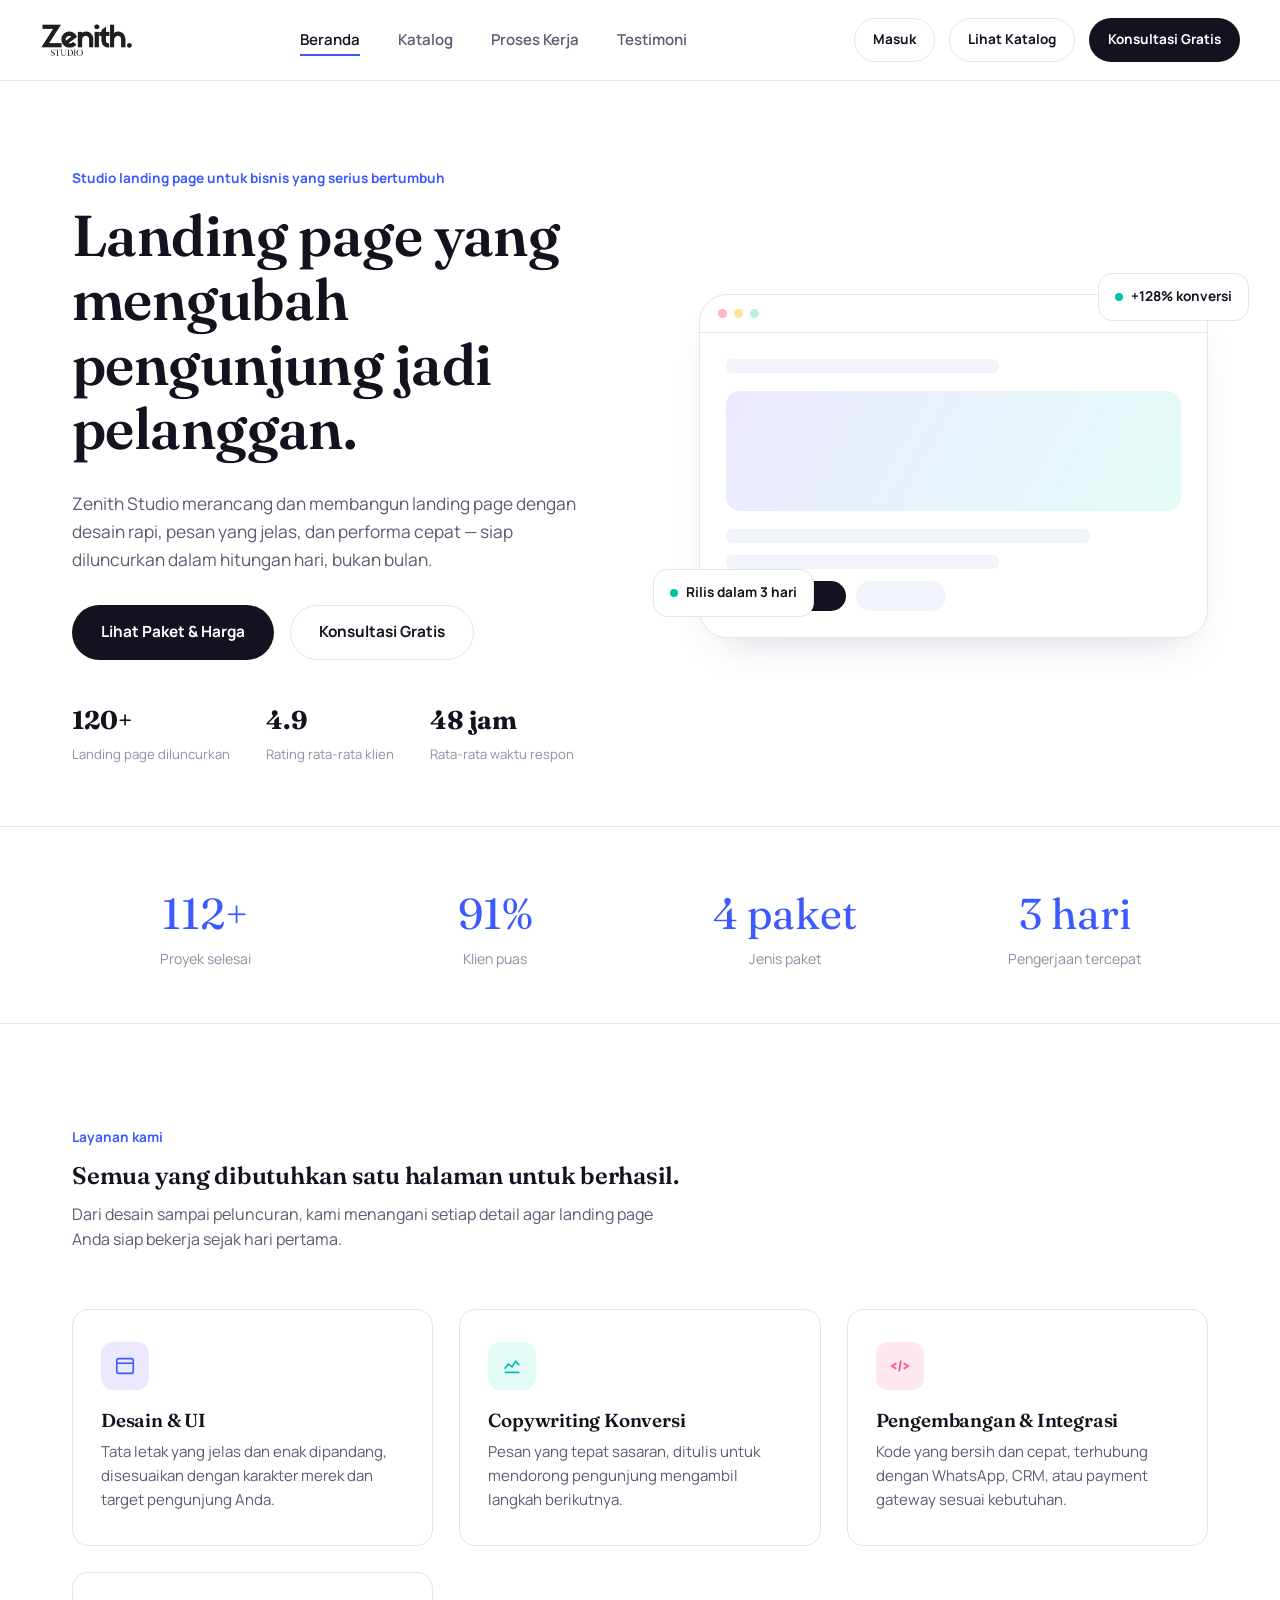
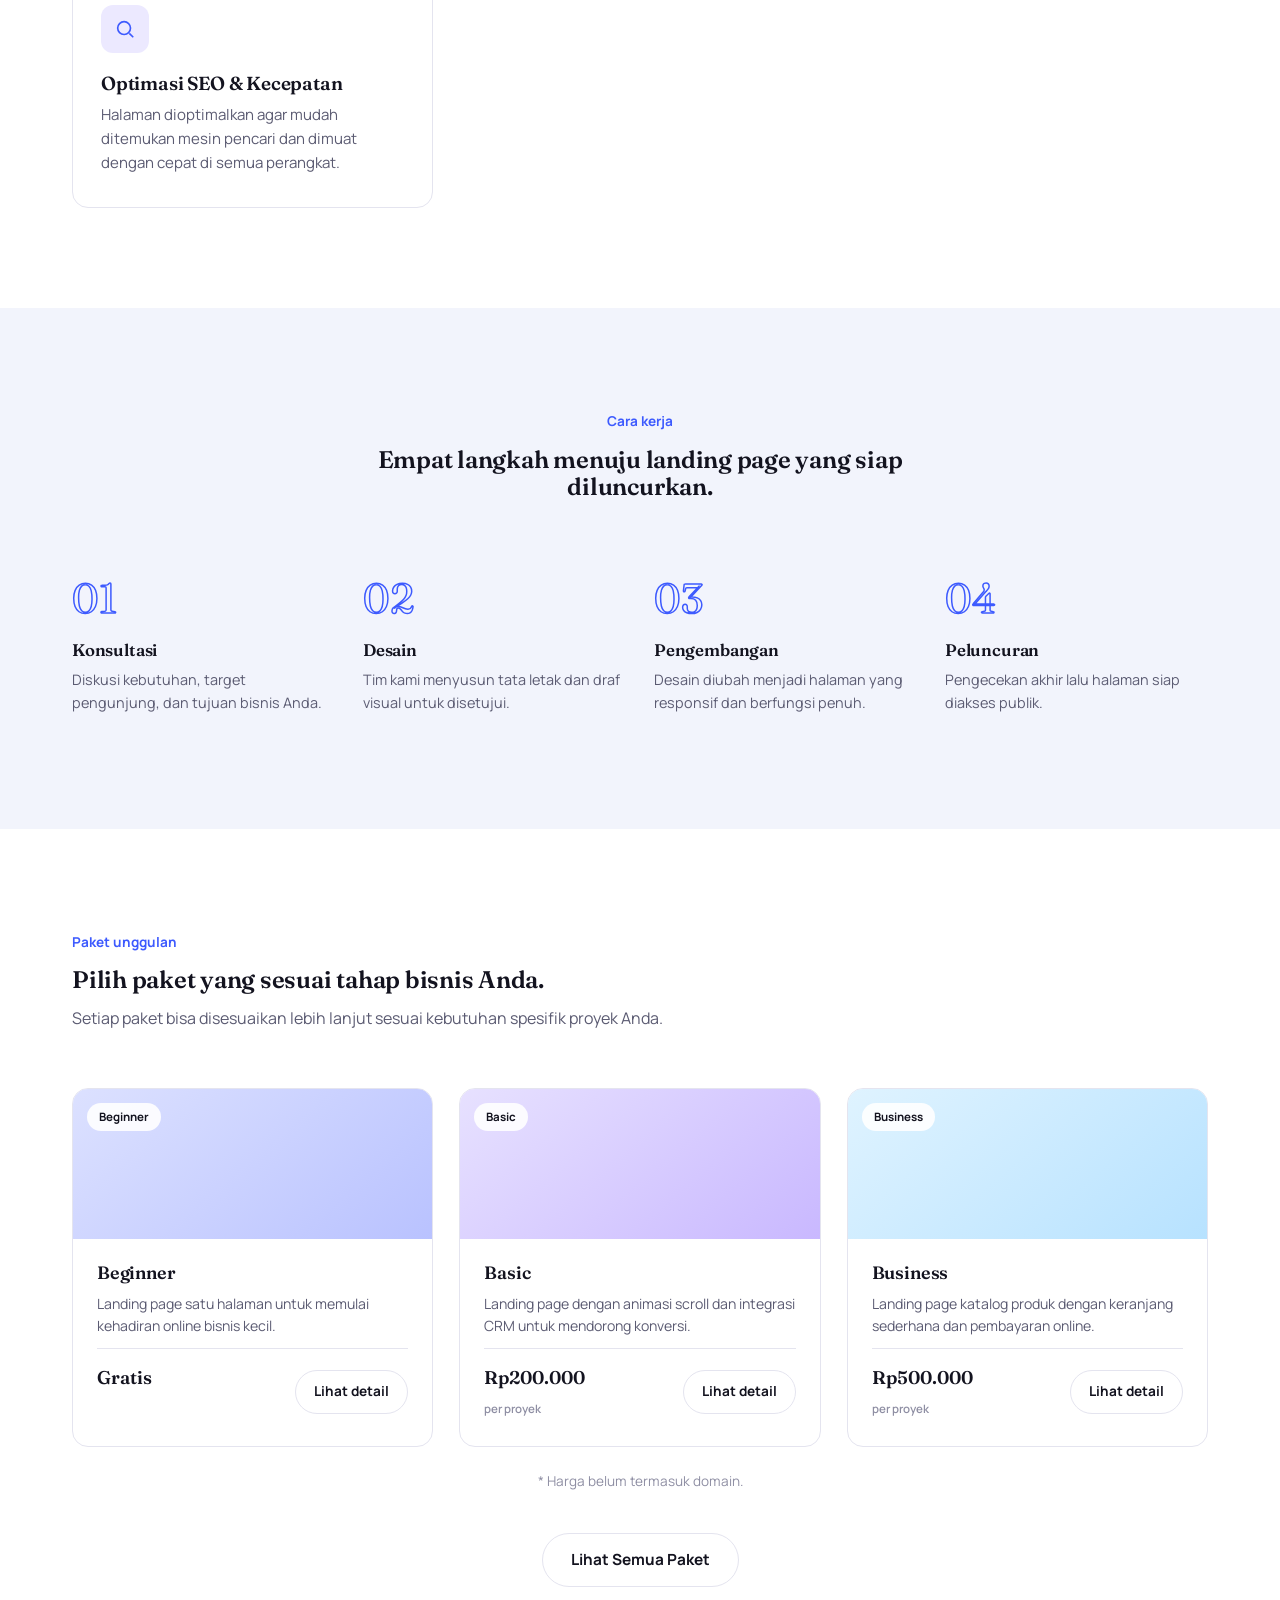
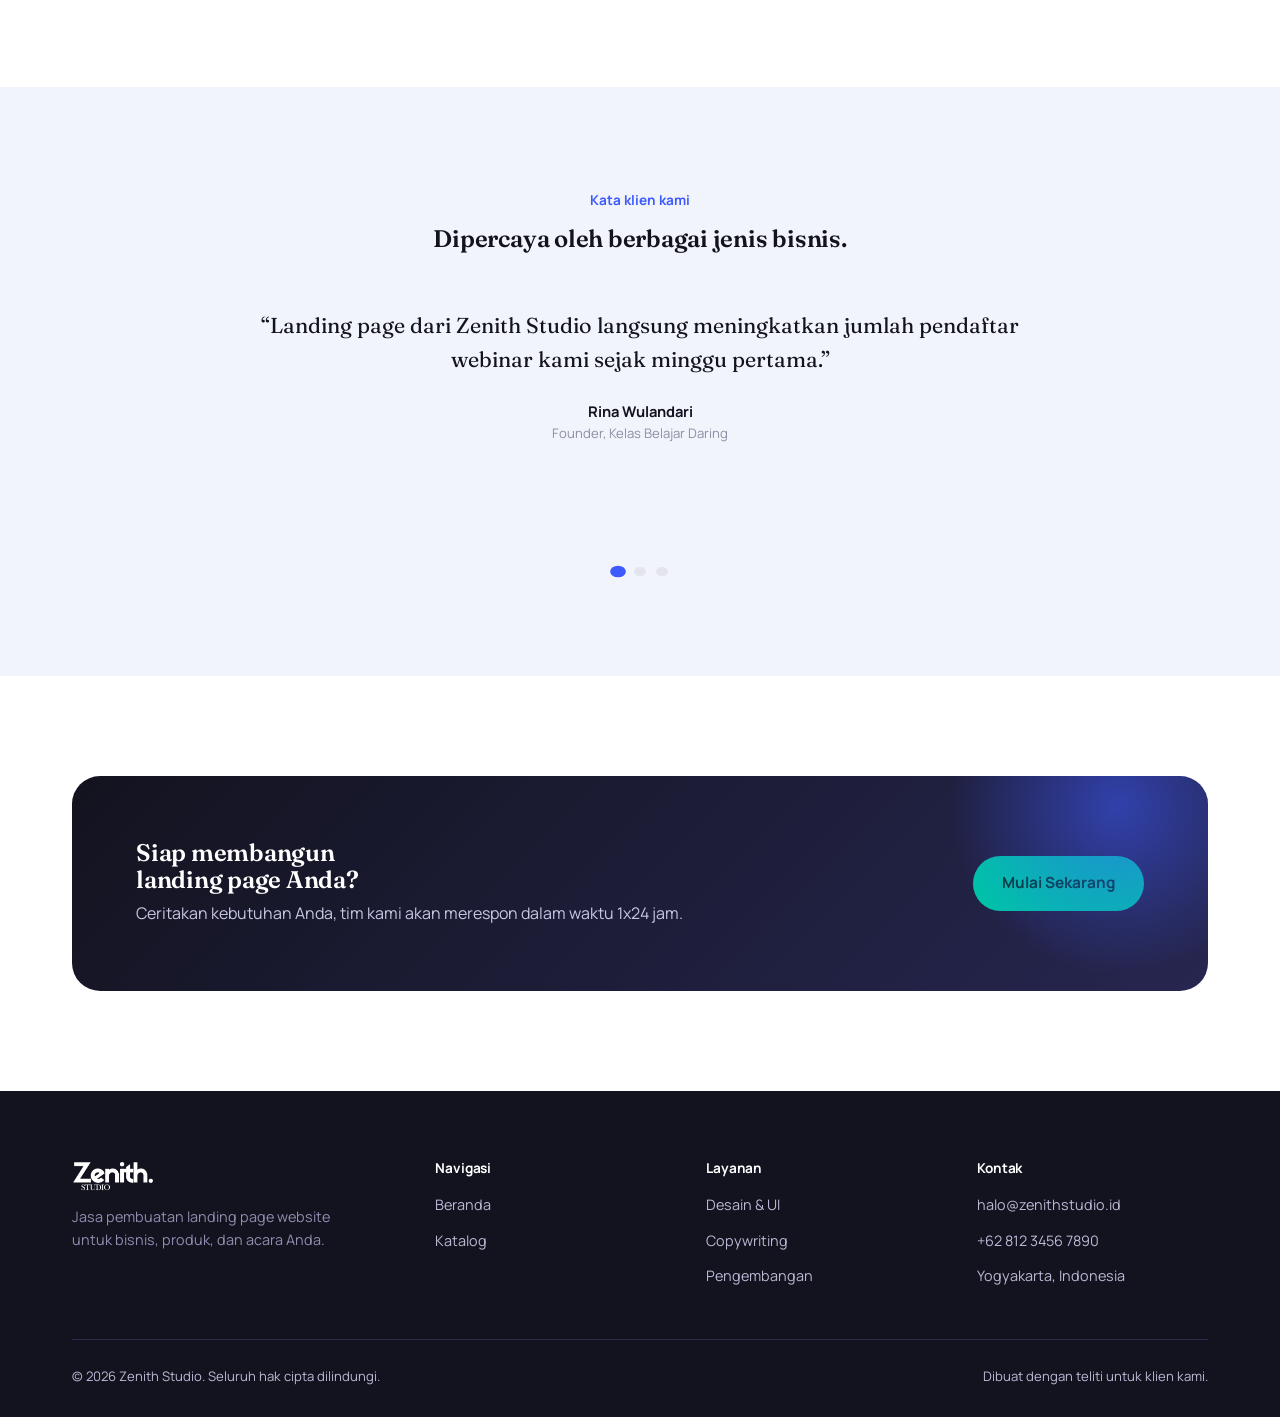
<file: index.html>
<!DOCTYPE html>
<html lang="id">
<head>
<meta charset="UTF-8">
<meta name="viewport" content="width=device-width, initial-scale=1.0">
<title>Zenith Studio — Jasa Pembuatan Landing Page</title>
<link rel="preconnect" href="https://fonts.googleapis.com">
<link rel="preconnect" href="https://fonts.gstatic.com" crossorigin>
<link href="https://fonts.googleapis.com/css2?family=Fraunces:wght@400;500;600;700&family=Manrope:wght@400;500;600;700;800&display=swap" rel="stylesheet">
<link rel="stylesheet" href="style.css">
<link rel="icon" type="image/png" href="assets/logo-main.jpeg">
</head>
<body>

<nav class="navbar">
  <div class="container nav-inner">
    <a href="index.html" class="logo"><img src="assets/logo-lockup.png" alt="Zenith Studio"></a>
    <ul class="nav-links">
      <li><a href="index.html" class="active">Beranda</a></li>
      <li><a href="katalog.html">Katalog</a></li>
      <li><a href="index.html#proses">Proses Kerja</a></li>
      <li><a href="index.html#testimoni">Testimoni</a></li>
      <li class="admin-only" style="display:none;"><a href="admin.html">Admin</a></li>
    </ul>
    <div class="nav-cta">
      <span id="authSlot" class="auth-slot"></span>
      <a href="katalog.html" class="btn btn-outline btn-sm">Lihat Katalog</a>
      <a href="#kontak" class="btn btn-primary btn-sm">Konsultasi Gratis</a>
      <button class="nav-toggle" aria-label="Buka menu"><span></span><span></span><span></span></button>
    </div>
  </div>
</nav>

<!-- HERO -->
<header class="hero">
  <div class="container hero-grid">
    <div class="hero-copy">
      <span class="eyebrow-plain">Studio landing page untuk bisnis yang serius bertumbuh</span>
      <h1>Landing page yang mengubah pengunjung jadi pelanggan.</h1>
      <p>Zenith Studio merancang dan membangun landing page dengan desain rapi, pesan yang jelas, dan performa cepat — siap diluncurkan dalam hitungan hari, bukan bulan.</p>
      <div class="hero-actions">
        <a href="katalog.html" class="btn btn-primary">Lihat Paket & Harga</a>
        <a href="#kontak" class="btn btn-outline">Konsultasi Gratis</a>
      </div>
      <div class="hero-trust">
        <div><strong data-count="120" data-suffix="+">0</strong><span>Landing page diluncurkan</span></div>
        <div><strong data-count="4.9">0</strong><span>Rating rata-rata klien</span></div>
        <div><strong data-count="48" data-suffix=" jam">0</strong><span>Rata-rata waktu respon</span></div>
      </div>
    </div>
    <div class="hero-visual">
      <div class="browser-card">
        <div class="browser-bar"><span></span><span></span><span></span></div>
        <div class="browser-body">
          <div class="bblock w60"></div>
          <div class="browser-hero-mock"></div>
          <div class="bblock w80"></div>
          <div class="bblock w60"></div>
          <div class="mock-btn-row">
            <div class="mock-btn w1"></div>
            <div class="mock-btn w2"></div>
          </div>
        </div>
      </div>
      <div class="float-badge badge-1"><span class="dot"></span>+128% konversi</div>
      <div class="float-badge badge-2"><span class="dot"></span>Rilis dalam 3 hari</div>
    </div>
  </div>
</header>

<!-- STATS STRIP -->
<div class="stats-strip">
  <div class="container stats-grid reveal-stagger">
    <div><div class="stat-num" data-count="120" data-suffix="+">0</div><div class="stat-label">Proyek selesai</div></div>
    <div><div class="stat-num" data-count="98" data-suffix="%">0</div><div class="stat-label">Klien puas</div></div>
    <div><div class="stat-num" data-count="4" data-suffix=" paket">0</div><div class="stat-label">Jenis paket</div></div>
    <div><div class="stat-num" data-count="3" data-suffix=" hari">0</div><div class="stat-label">Pengerjaan tercepat</div></div>
  </div>
</div>

<!-- LAYANAN -->
<section id="layanan">
  <div class="container">
    <div class="section-head reveal">
      <span class="eyebrow-plain">Layanan kami</span>
      <h2>Semua yang dibutuhkan satu halaman untuk berhasil.</h2>
      <p>Dari desain sampai peluncuran, kami menangani setiap detail agar landing page Anda siap bekerja sejak hari pertama.</p>
    </div>
    <div class="grid-3 reveal-stagger">
      <div class="service-card">
        <div class="service-icon"><svg viewBox="0 0 24 24" fill="none" stroke="currentColor" stroke-width="1.8"><rect x="3" y="4" width="18" height="16" rx="2"/><path d="M3 9h18"/></svg></div>
        <h3>Desain & UI</h3>
        <p>Tata letak yang jelas dan enak dipandang, disesuaikan dengan karakter merek dan target pengunjung Anda.</p>
      </div>
      <div class="service-card">
        <div class="service-icon"><svg viewBox="0 0 24 24" fill="none" stroke="currentColor" stroke-width="1.8"><path d="M4 19h16M4 15l4-5 4 3 4-6 4 4"/></svg></div>
        <h3>Copywriting Konversi</h3>
        <p>Pesan yang tepat sasaran, ditulis untuk mendorong pengunjung mengambil langkah berikutnya.</p>
      </div>
      <div class="service-card">
        <div class="service-icon"><svg viewBox="0 0 24 24" fill="none" stroke="currentColor" stroke-width="1.8"><path d="m8 9-5 3 5 3M16 9l5 3-5 3M13 6l-2 12"/></svg></div>
        <h3>Pengembangan & Integrasi</h3>
        <p>Kode yang bersih dan cepat, terhubung dengan WhatsApp, CRM, atau payment gateway sesuai kebutuhan.</p>
      </div>
      <div class="service-card">
        <div class="service-icon"><svg viewBox="0 0 24 24" fill="none" stroke="currentColor" stroke-width="1.8"><circle cx="11" cy="11" r="7"/><path d="m21 21-4.3-4.3"/></svg></div>
        <h3>Optimasi SEO & Kecepatan</h3>
        <p>Halaman dioptimalkan agar mudah ditemukan mesin pencari dan dimuat dengan cepat di semua perangkat.</p>
      </div>
    </div>
  </div>
</section>

<!-- PROSES -->
<section id="proses" class="section-soft">
  <div class="container">
    <div class="section-head center reveal" style="margin-left:auto;margin-right:auto;">
      <span class="eyebrow-plain">Cara kerja</span>
      <h2>Empat langkah menuju landing page yang siap diluncurkan.</h2>
    </div>
    <div class="process-list reveal-stagger">
      <div class="process-item">
        <span class="process-num">01</span>
        <h4>Konsultasi</h4>
        <p>Diskusi kebutuhan, target pengunjung, dan tujuan bisnis Anda.</p>
      </div>
      <div class="process-item">
        <span class="process-num">02</span>
        <h4>Desain</h4>
        <p>Tim kami menyusun tata letak dan draf visual untuk disetujui.</p>
      </div>
      <div class="process-item">
        <span class="process-num">03</span>
        <h4>Pengembangan</h4>
        <p>Desain diubah menjadi halaman yang responsif dan berfungsi penuh.</p>
      </div>
      <div class="process-item">
        <span class="process-num">04</span>
        <h4>Peluncuran</h4>
        <p>Pengecekan akhir lalu halaman siap diakses publik.</p>
      </div>
    </div>
  </div>
</section>

<!-- PAKET UNGGULAN -->
<section id="paket">
  <div class="container">
    <div class="section-head reveal">
      <span class="eyebrow-plain">Paket unggulan</span>
      <h2>Pilih paket yang sesuai tahap bisnis Anda.</h2>
      <p>Setiap paket bisa disesuaikan lebih lanjut sesuai kebutuhan spesifik proyek Anda.</p>
    </div>
    <div id="featuredGrid" class="grid-3"></div>
    <p class="domain-note" style="text-align:center; margin-top:24px;">* Harga belum termasuk domain.</p>
    <div style="text-align:center; margin-top:40px;">
      <a href="katalog.html" class="btn btn-outline">Lihat Semua Paket</a>
    </div>
  </div>
</section>

<!-- TESTIMONI -->
<section id="testimoni" class="section-soft">
  <div class="container">
    <div class="section-head center reveal" style="margin-left:auto;margin-right:auto;">
      <span class="eyebrow-plain">Kata klien kami</span>
      <h2>Dipercaya oleh berbagai jenis bisnis.</h2>
    </div>
    <div class="testi-wrap reveal">
      <div class="testi-track">
        <div class="testi-slide">
          <blockquote>“Landing page dari Zenith Studio langsung meningkatkan jumlah pendaftar webinar kami sejak minggu pertama.”</blockquote>
          <div class="testi-author">Rina Wulandari</div>
          <div class="testi-role">Founder, Kelas Belajar Daring</div>
        </div>
        <div class="testi-slide">
          <blockquote>“Prosesnya cepat dan komunikatif. Hasil akhirnya jauh melebihi ekspektasi tim kami.”</blockquote>
          <div class="testi-author">Ahmad Fadli</div>
          <div class="testi-role">Marketing Lead, Toko Ringkas ID</div>
        </div>
        <div class="testi-slide">
          <blockquote>“Halaman peluncuran produk kami terlihat sangat profesional, cocok untuk presentasi ke investor.”</blockquote>
          <div class="testi-author">Sarah Putri</div>
          <div class="testi-role">Co-founder, aplikasi SaaS lokal</div>
        </div>
      </div>
      <div class="testi-dots">
        <button class="is-active" aria-label="Testimoni 1"></button>
        <button aria-label="Testimoni 2"></button>
        <button aria-label="Testimoni 3"></button>
      </div>
    </div>
  </div>
</section>

<!-- CTA -->
<section id="kontak">
  <div class="container">
    <div class="cta-banner reveal">
      <div>
        <h2>Siap membangun landing page Anda?</h2>
        <p>Ceritakan kebutuhan Anda, tim kami akan merespon dalam waktu 1x24 jam.</p>
      </div>
      <a href="katalog.html" class="btn btn-primary">Mulai Sekarang</a>
    </div>
  </div>
</section>

<footer>
  <div class="container">
    <div class="footer-grid">
      <div>
        <div class="footer-logo"><img src="assets/logo-lockup-white.png" alt="Zenith Studio"></div>
        <p style="color:#8E8EB0; max-width:32ch; font-size:.9rem;">Jasa pembuatan landing page website untuk bisnis, produk, dan acara Anda.</p>
      </div>
      <div>
        <h4>Navigasi</h4>
        <ul>
          <li><a href="index.html">Beranda</a></li>
          <li><a href="katalog.html">Katalog</a></li>
          <li class="admin-only" style="display:none;"><a href="admin.html">Admin</a></li>
        </ul>
      </div>
      <div>
        <h4>Layanan</h4>
        <ul>
          <li><a href="index.html#layanan">Desain & UI</a></li>
          <li><a href="index.html#layanan">Copywriting</a></li>
          <li><a href="index.html#layanan">Pengembangan</a></li>
        </ul>
      </div>
      <div>
        <h4>Kontak</h4>
        <ul>
          <li><a href="mailto:halo@zenithstudio.id">halo@zenithstudio.id</a></li>
          <li><a href="#">+62 812 3456 7890</a></li>
          <li><a href="#">Yogyakarta, Indonesia</a></li>
        </ul>
      </div>
    </div>
    <div class="footer-bottom">
      <span>© 2026 Zenith Studio. Seluruh hak cipta dilindungi.</span>
      <span>Dibuat dengan teliti untuk klien kami.</span>
    </div>
  </div>
</footer>

<script src="script.js"></script>
</body>
</html>
</file>
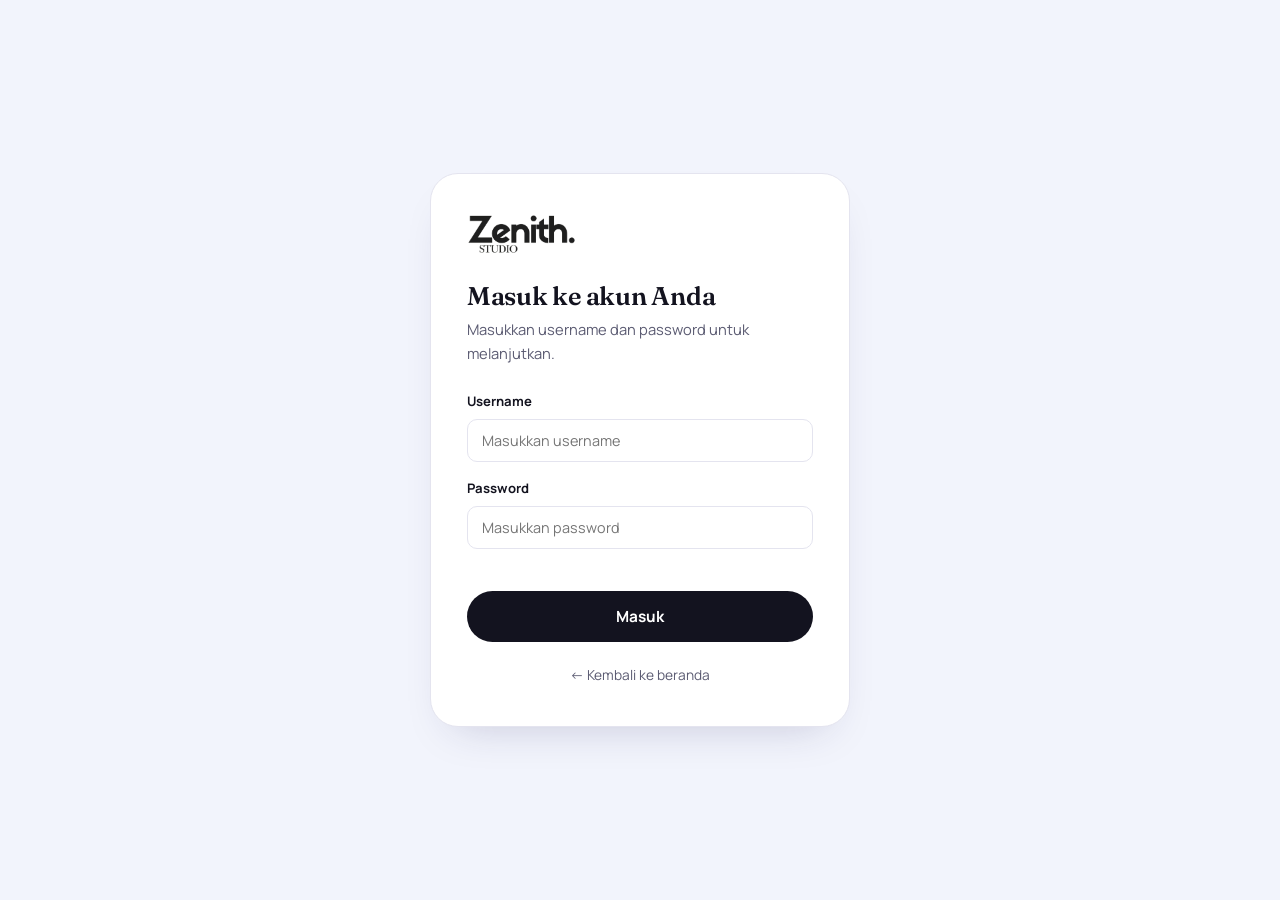
<file: admin.html>
<!DOCTYPE html>
<html lang="id">
<head>
<meta charset="UTF-8">
<meta name="viewport" content="width=device-width, initial-scale=1.0">
<title>Dashboard Admin — Zenith Studio</title>
<link rel="preconnect" href="https://fonts.googleapis.com">
<link rel="preconnect" href="https://fonts.gstatic.com" crossorigin>
<link href="https://fonts.googleapis.com/css2?family=Fraunces:wght@400;500;600;700&family=Manrope:wght@400;500;600;700;800&display=swap" rel="stylesheet">
<link rel="stylesheet" href="style.css">
<script>
  // Hanya admin yang boleh membuka halaman ini
  (function(){
    var auth = null;
    try { auth = JSON.parse(localStorage.getItem("zenith_auth")); } catch(e) {}
    if(!auth || auth.role !== "admin"){ window.location.replace("login.html"); }
  })();
</script>
</head>
<body>

<div class="admin-shell">
  <aside class="admin-sidebar">
    <div class="admin-logo"><img src="assets/logo-lockup-white.png" alt="Zenith Studio"></div>
    <nav class="admin-nav">
      <a href="#" class="active">
        <svg viewBox="0 0 24 24" fill="none" stroke="currentColor" stroke-width="1.8"><rect x="3" y="3" width="7" height="9" rx="1.5"/><rect x="14" y="3" width="7" height="5" rx="1.5"/><rect x="14" y="12" width="7" height="9" rx="1.5"/><rect x="3" y="16" width="7" height="5" rx="1.5"/></svg>
        <span>Dashboard</span>
      </a>
      <a href="#pesanan">
        <svg viewBox="0 0 24 24" fill="none" stroke="currentColor" stroke-width="1.8"><path d="M4 7h16M4 12h16M4 17h10"/></svg>
        <span>Pesanan</span>
      </a>
      <a href="katalog.html">
        <svg viewBox="0 0 24 24" fill="none" stroke="currentColor" stroke-width="1.8"><rect x="3" y="3" width="18" height="18" rx="2"/><path d="M3 9h18M9 21V9"/></svg>
        <span>Produk</span>
      </a>
      <a href="#">
        <svg viewBox="0 0 24 24" fill="none" stroke="currentColor" stroke-width="1.8"><circle cx="12" cy="8" r="3.2"/><path d="M4.5 20c1.4-3.8 4.4-5.8 7.5-5.8s6.1 2 7.5 5.8"/></svg>
        <span>Klien</span>
      </a>
      <a href="#">
        <svg viewBox="0 0 24 24" fill="none" stroke="currentColor" stroke-width="1.8"><circle cx="12" cy="12" r="3"/><path d="M19.4 15a1.7 1.7 0 0 0 .34 1.87l.06.06a2 2 0 1 1-2.83 2.83l-.06-.06a1.7 1.7 0 0 0-1.87-.34 1.7 1.7 0 0 0-1 1.55V21a2 2 0 1 1-4 0v-.09A1.7 1.7 0 0 0 9 19.36a1.7 1.7 0 0 0-1.87.34l-.06.06a2 2 0 1 1-2.83-2.83l.06-.06A1.7 1.7 0 0 0 4.64 15a1.7 1.7 0 0 0-1.55-1H3a2 2 0 1 1 0-4h.09A1.7 1.7 0 0 0 4.64 9a1.7 1.7 0 0 0-.34-1.87l-.06-.06a2 2 0 1 1 2.83-2.83l.06.06A1.7 1.7 0 0 0 9 4.64a1.7 1.7 0 0 0 1-1.55V3a2 2 0 1 1 4 0v.09a1.7 1.7 0 0 0 1 1.55 1.7 1.7 0 0 0 1.87-.34l.06-.06a2 2 0 1 1 2.83 2.83l-.06.06A1.7 1.7 0 0 0 19.36 9c.14.35.4.65 1.55 1H21a2 2 0 1 1 0 4h-.09a1.7 1.7 0 0 0-1.55 1Z"/></svg>
        <span>Pengaturan</span>
      </a>
    </nav>
    <div class="admin-sidebar-foot">Zenith Studio © 2026<br>Panel Admin v1.0</div>
  </aside>

  <main class="admin-main">
    <div class="admin-topbar">
      <div class="admin-topbar-left">
        <button class="sidebar-toggle" aria-label="Ciutkan sidebar">
          <svg viewBox="0 0 24 24" width="18" height="18" fill="none" stroke="currentColor" stroke-width="2"><path d="M4 6h16M4 12h16M4 18h16"/></svg>
        </button>
        <div>
          <h2 style="font-size:1.3rem; margin-bottom:2px;">Dashboard</h2>
          <p style="margin:0; font-size:.85rem;">Ringkasan performa Zenith Studio hari ini.</p>
        </div>
      </div>
      <div class="admin-profile">
        <div class="admin-avatar">AZ</div>
        <div>
          <div style="font-weight:700; font-size:.88rem;">Admin Zenith</div>
          <div style="font-size:.75rem; color:var(--ink-faint);">Super Admin</div>
        </div>
        <button class="btn btn-outline btn-sm" id="logoutBtn" style="margin-left:8px;">Keluar</button>
      </div>
    </div>

    <div class="stat-cards">
      <div class="stat-card">
        <div class="stat-card-top">
          <div class="stat-card-icon"><svg viewBox="0 0 24 24" fill="none" stroke="currentColor" stroke-width="1.8"><path d="M4 7h16M4 12h16M4 17h10"/></svg></div>
          <span class="stat-trend">+12%</span>
        </div>
        <div class="stat-value" data-count="248">0</div>
        <div class="stat-name">Total pesanan</div>
      </div>
      <div class="stat-card">
        <div class="stat-card-top">
          <div class="stat-card-icon"><svg viewBox="0 0 24 24" fill="none" stroke="currentColor" stroke-width="1.8"><path d="M12 2v20M17 5H9.5a3.5 3.5 0 0 0 0 7h5a3.5 3.5 0 0 1 0 7H6"/></svg></div>
          <span class="stat-trend">+8%</span>
        </div>
        <div class="stat-value" data-count="86" data-prefix="Rp" data-suffix=" jt">0</div>
        <div class="stat-name">Pendapatan bulan ini</div>
      </div>
      <div class="stat-card">
        <div class="stat-card-top">
          <div class="stat-card-icon"><svg viewBox="0 0 24 24" fill="none" stroke="currentColor" stroke-width="1.8"><circle cx="12" cy="8" r="3.2"/><path d="M4.5 20c1.4-3.8 4.4-5.8 7.5-5.8s6.1 2 7.5 5.8"/></svg></div>
          <span class="stat-trend">+5%</span>
        </div>
        <div class="stat-value" data-count="132">0</div>
        <div class="stat-name">Klien aktif</div>
      </div>
      <div class="stat-card">
        <div class="stat-card-top">
          <div class="stat-card-icon"><svg viewBox="0 0 24 24" fill="none" stroke="currentColor" stroke-width="1.8"><path d="m12 2 2.9 6.6 7.1.6-5.4 4.7 1.7 7-6.3-3.9L5.7 21l1.7-7-5.4-4.7 7.1-.6z"/></svg></div>
          <span class="stat-trend">4.9</span>
        </div>
        <div class="stat-value" data-count="4.9">0</div>
        <div class="stat-name">Rating rata-rata</div>
      </div>
    </div>

    <div class="admin-panels">
      <div class="panel">
        <div class="panel-head">
          <h3>Pendapatan 6 bulan terakhir</h3>
          <select class="sort-select" style="font-size:.78rem; padding:8px 14px;">
            <option>2026</option>
            <option>2025</option>
          </select>
        </div>
        <div class="bar-chart">
          <div class="bar-col"><div class="bar" data-height="45"></div><span>Apr</span></div>
          <div class="bar-col"><div class="bar" data-height="58"></div><span>Mei</span></div>
          <div class="bar-col"><div class="bar" data-height="40"></div><span>Jun</span></div>
          <div class="bar-col"><div class="bar" data-height="70"></div><span>Jul</span></div>
          <div class="bar-col"><div class="bar" data-height="64"></div><span>Agu</span></div>
          <div class="bar-col is-peak"><div class="bar" data-height="92"></div><span>Sep</span></div>
        </div>
      </div>
      <div class="panel">
        <div class="panel-head"><h3>Paket terlaris</h3></div>
        <div class="legend-list">
          <div>
            <div class="legend-row"><span class="swatch" style="background:var(--primary);"></span><span class="name">Basic</span><span class="pct">34%</span></div>
            <div class="legend-bar"><span data-width="34" style="background:var(--primary);"></span></div>
          </div>
          <div>
            <div class="legend-row"><span class="swatch" style="background:var(--accent);"></span><span class="name">Business</span><span class="pct">26%</span></div>
            <div class="legend-bar"><span data-width="26" style="background:var(--accent);"></span></div>
          </div>
          <div>
            <div class="legend-row"><span class="swatch" style="background:var(--pink);"></span><span class="name">Beginner</span><span class="pct">22%</span></div>
            <div class="legend-bar"><span data-width="22" style="background:var(--pink);"></span></div>
          </div>
          <div>
            <div class="legend-row"><span class="swatch" style="background:#C99B00;"></span><span class="name">Profesional</span><span class="pct">18%</span></div>
            <div class="legend-bar"><span data-width="18" style="background:#C99B00;"></span></div>
          </div>
        </div>
      </div>
    </div>

    <div id="pesanan" class="admin-toolbar">
      <h3 style="margin:0; font-size:1.05rem;">Pesanan terbaru</h3>
      <button class="btn btn-primary btn-sm" id="openModalBtn">+ Tambah Produk</button>
    </div>
    <div class="table-wrap">
      <table>
        <thead>
          <tr><th>Klien</th><th>Paket</th><th>Tanggal</th><th>Status</th><th>Nilai</th><th></th></tr>
        </thead>
        <tbody>
          <tr style="animation-delay:.05s">
            <td><div class="client-cell"><div class="client-avatar">RW</div>Rina Wulandari</div></td>
            <td>Basic</td>
            <td>12 Sep 2026</td>
            <td><span class="status-badge status-selesai">Selesai</span></td>
            <td>Rp200.000</td>
            <td><button class="row-action">⋯</button></td>
          </tr>
          <tr style="animation-delay:.12s">
            <td><div class="client-cell"><div class="client-avatar">AF</div>Ahmad Fadli</div></td>
            <td>Business</td>
            <td>14 Sep 2026</td>
            <td><span class="status-badge status-proses">Diproses</span></td>
            <td>Rp500.000</td>
            <td><button class="row-action">⋯</button></td>
          </tr>
          <tr style="animation-delay:.19s">
            <td><div class="client-cell"><div class="client-avatar">SP</div>Sarah Putri</div></td>
            <td>Profesional</td>
            <td>15 Sep 2026</td>
            <td><span class="status-badge status-menunggu">Menunggu</span></td>
            <td>Disesuaikan</td>
            <td><button class="row-action">⋯</button></td>
          </tr>
          <tr style="animation-delay:.26s">
            <td><div class="client-cell"><div class="client-avatar">DK</div>Dian Kusuma</div></td>
            <td>Beginner</td>
            <td>16 Sep 2026</td>
            <td><span class="status-badge status-selesai">Selesai</span></td>
            <td>Gratis</td>
            <td><button class="row-action">⋯</button></td>
          </tr>
          <tr style="animation-delay:.33s">
            <td><div class="client-cell"><div class="client-avatar">BS</div>Bagas Setiawan</div></td>
            <td>Basic</td>
            <td>17 Sep 2026</td>
            <td><span class="status-badge status-proses">Diproses</span></td>
            <td>Rp200.000</td>
            <td><button class="row-action">⋯</button></td>
          </tr>
        </tbody>
      </table>
    </div>
  </main>
</div>

<!-- MODAL: Tambah Produk -->
<div class="modal-overlay" id="productModal">
  <div class="modal-box">
    <div class="modal-head">
      <h3 style="margin:0; font-size:1.15rem;">Tambah Produk Baru</h3>
      <button class="modal-close" id="closeModalBtn" aria-label="Tutup">✕</button>
    </div>
    <form id="productForm">
      <div class="form-field">
        <label>Nama paket</label>
        <input type="text" placeholder="cth. Landing Page Kampanye" required>
      </div>
      <div class="form-field">
        <label>Kategori</label>
        <select required>
          <option value="">Pilih kategori</option>
          <option>Beginner</option>
          <option>Basic</option>
          <option>Business</option>
          <option>Profesional</option>
        </select>
      </div>
      <div class="form-field">
        <label>Harga (Rp)</label>
        <input type="number" placeholder="cth. 2500000" required>
      </div>
      <div class="form-field">
        <label>Deskripsi singkat</label>
        <textarea rows="3" placeholder="Jelaskan paket ini secara singkat"></textarea>
      </div>
      <button type="submit" class="btn btn-primary btn-block">Simpan Produk</button>
    </form>
  </div>
</div>

<div class="toast" id="toast"><span class="dot"></span><span>Produk berhasil ditambahkan</span></div>

<script src="script.js"></script>
</body>
</html>
</file>
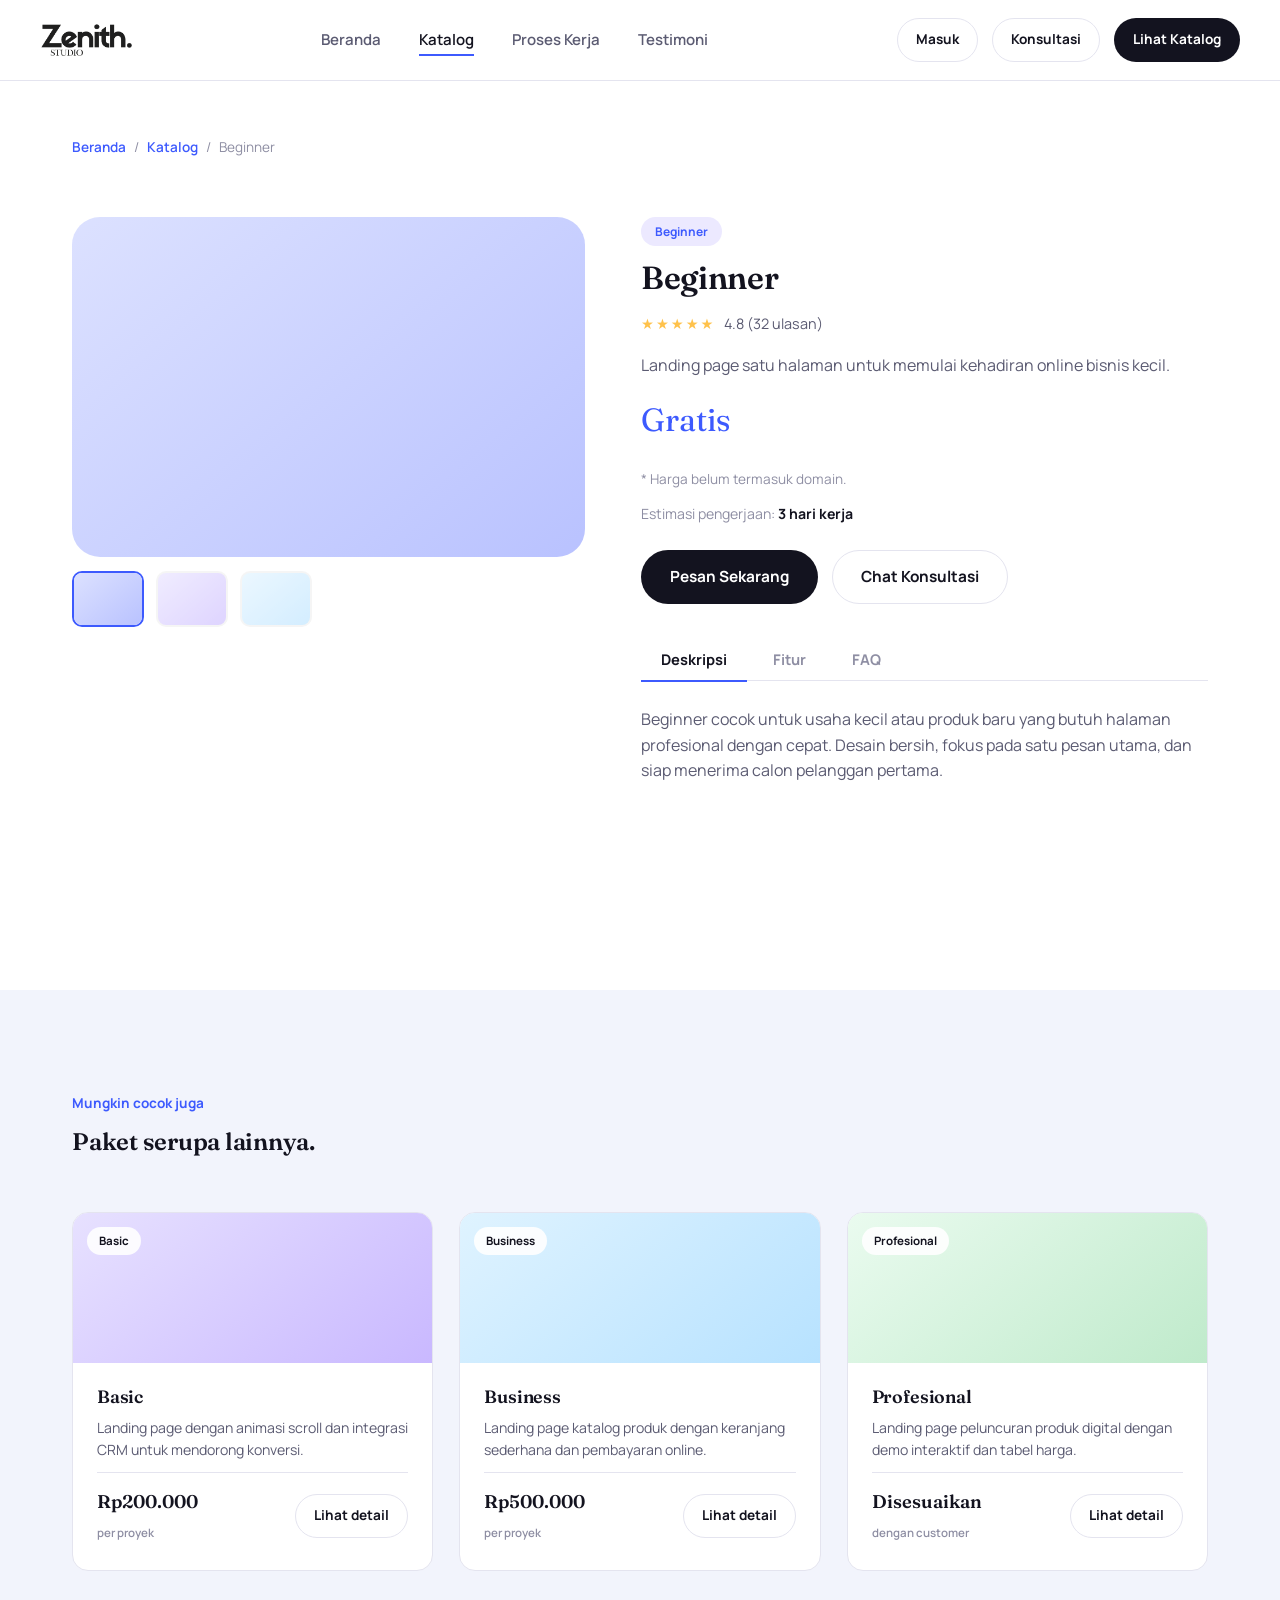
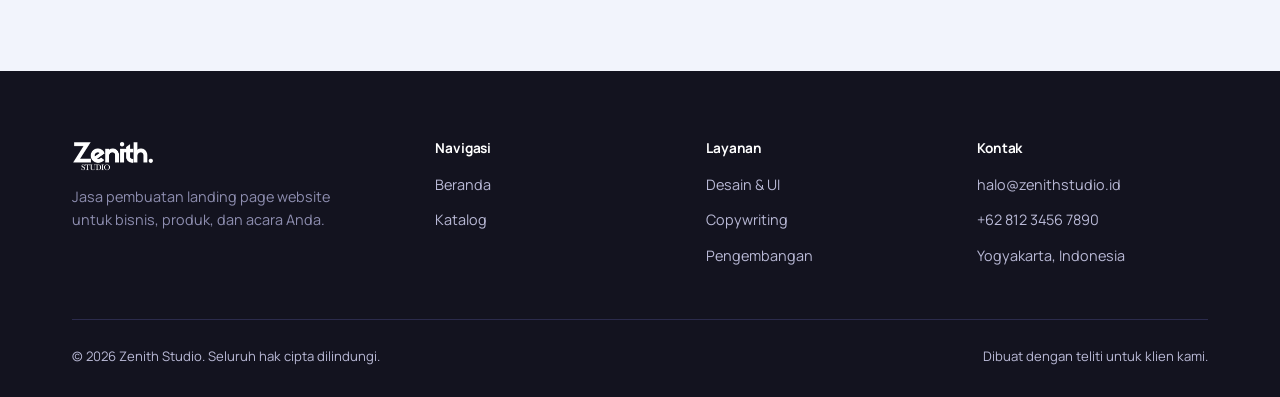
<file: detail.html>
<!DOCTYPE html>
<html lang="id">
<head>
<meta charset="UTF-8">
<meta name="viewport" content="width=device-width, initial-scale=1.0">
<title>Detail Paket — Zenith Studio</title>
<link rel="preconnect" href="https://fonts.googleapis.com">
<link rel="preconnect" href="https://fonts.gstatic.com" crossorigin>
<link href="https://fonts.googleapis.com/css2?family=Fraunces:wght@400;500;600;700&family=Manrope:wght@400;500;600;700;800&display=swap" rel="stylesheet">
<link rel="stylesheet" href="style.css">
</head>
<body>

<nav class="navbar">
  <div class="container nav-inner">
    <a href="index.html" class="logo"><img src="assets/logo-lockup.png" alt="Zenith Studio"></a>
    <ul class="nav-links">
      <li><a href="index.html">Beranda</a></li>
      <li><a href="katalog.html" class="active">Katalog</a></li>
      <li><a href="index.html#proses">Proses Kerja</a></li>
      <li><a href="index.html#testimoni">Testimoni</a></li>
      <li class="admin-only" style="display:none;"><a href="admin.html">Admin</a></li>
    </ul>
    <div class="nav-cta">
      <span id="authSlot" class="auth-slot"></span>
      <a href="index.html#kontak" class="btn btn-outline btn-sm">Konsultasi</a>
      <a href="katalog.html" class="btn btn-primary btn-sm">Lihat Katalog</a>
      <button class="nav-toggle" aria-label="Buka menu"><span></span><span></span><span></span></button>
    </div>
  </div>
</nav>

<div id="detailRoot">
<div class="page-header">
  <div class="container">
    <div class="breadcrumb">
      <a href="index.html">Beranda</a><span>/</span>
      <a href="katalog.html">Katalog</a><span>/</span>
      <span id="breadcrumbCurrent">Paket</span>
    </div>
  </div>
</div>

<section style="padding-top:0;">
  <div class="container detail-grid">
    <div>
      <div id="detailGalleryMain" class="detail-gallery-main"></div>
      <div class="detail-thumbs">
        <button class="is-active"><div class="thumb-a" style="width:100%;height:100%;"></div></button>
        <button><div class="thumb-d" style="width:100%;height:100%;"></div></button>
        <button><div class="thumb-e" style="width:100%;height:100%;"></div></button>
      </div>
    </div>
    <div class="detail-info">
      <span class="cat-pill" id="detailCategory">Kategori</span>
      <h1 id="detailTitle">Nama paket</h1>
      <div class="detail-rating"><span class="stars">★★★★★</span><span id="detailRating">4.9 (0 ulasan)</span></div>
      <p id="detailTagline"></p>
      <div class="detail-price-row">
        <span class="detail-price" id="detailPrice">Rp0</span>
        <span id="detailPriceUnit" style="color:var(--ink-faint); font-size:.85rem;">/ per proyek</span>
      </div>
      <p class="domain-note">* Harga belum termasuk domain.</p>
      <p style="font-size:.88rem; color:var(--ink-faint); margin-bottom:24px;">Estimasi pengerjaan: <strong id="detailDays" style="color:var(--ink);"></strong></p>
      <div class="detail-actions">
        <a href="index.html#kontak" class="btn btn-primary">Pesan Sekarang</a>
        <a href="index.html#kontak" class="btn btn-outline">Chat Konsultasi</a>
      </div>

      <div class="tabs-nav">
        <button class="is-active" data-tab="desc">Deskripsi</button>
        <button data-tab="fitur">Fitur</button>
        <button data-tab="faq">FAQ</button>
      </div>
      <div class="tab-panel is-active" id="panel-desc">
        <p id="detailDesc"></p>
      </div>
      <div class="tab-panel" id="panel-fitur">
        <ul class="feat-list" id="featList"></ul>
      </div>
      <div class="tab-panel" id="panel-faq">
        <div id="faqList"></div>
      </div>
    </div>
  </div>
</section>

<section class="section-soft related-strip">
  <div class="container">
    <div class="section-head reveal">
      <span class="eyebrow-plain">Mungkin cocok juga</span>
      <h2>Paket serupa lainnya.</h2>
    </div>
    <div id="relatedGrid" class="grid-3"></div>
  </div>
</section>
</div>

<footer>
  <div class="container">
    <div class="footer-grid">
      <div>
        <div class="footer-logo"><img src="assets/logo-lockup-white.png" alt="Zenith Studio"></div>
        <p style="color:#8E8EB0; max-width:32ch; font-size:.9rem;">Jasa pembuatan landing page website untuk bisnis, produk, dan acara Anda.</p>
      </div>
      <div>
        <h4>Navigasi</h4>
        <ul>
          <li><a href="index.html">Beranda</a></li>
          <li><a href="katalog.html">Katalog</a></li>
          <li class="admin-only" style="display:none;"><a href="admin.html">Admin</a></li>
        </ul>
      </div>
      <div>
        <h4>Layanan</h4>
        <ul>
          <li><a href="index.html#layanan">Desain & UI</a></li>
          <li><a href="index.html#layanan">Copywriting</a></li>
          <li><a href="index.html#layanan">Pengembangan</a></li>
        </ul>
      </div>
      <div>
        <h4>Kontak</h4>
        <ul>
          <li><a href="mailto:halo@zenithstudio.id">halo@zenithstudio.id</a></li>
          <li><a href="#">+62 812 3456 7890</a></li>
          <li><a href="#">Yogyakarta, Indonesia</a></li>
        </ul>
      </div>
    </div>
    <div class="footer-bottom">
      <span>© 2026 Zenith Studio. Seluruh hak cipta dilindungi.</span>
      <span>Dibuat dengan teliti untuk klien kami.</span>
    </div>
  </div>
</footer>

<script src="script.js"></script>
</body>
</html>
</file>
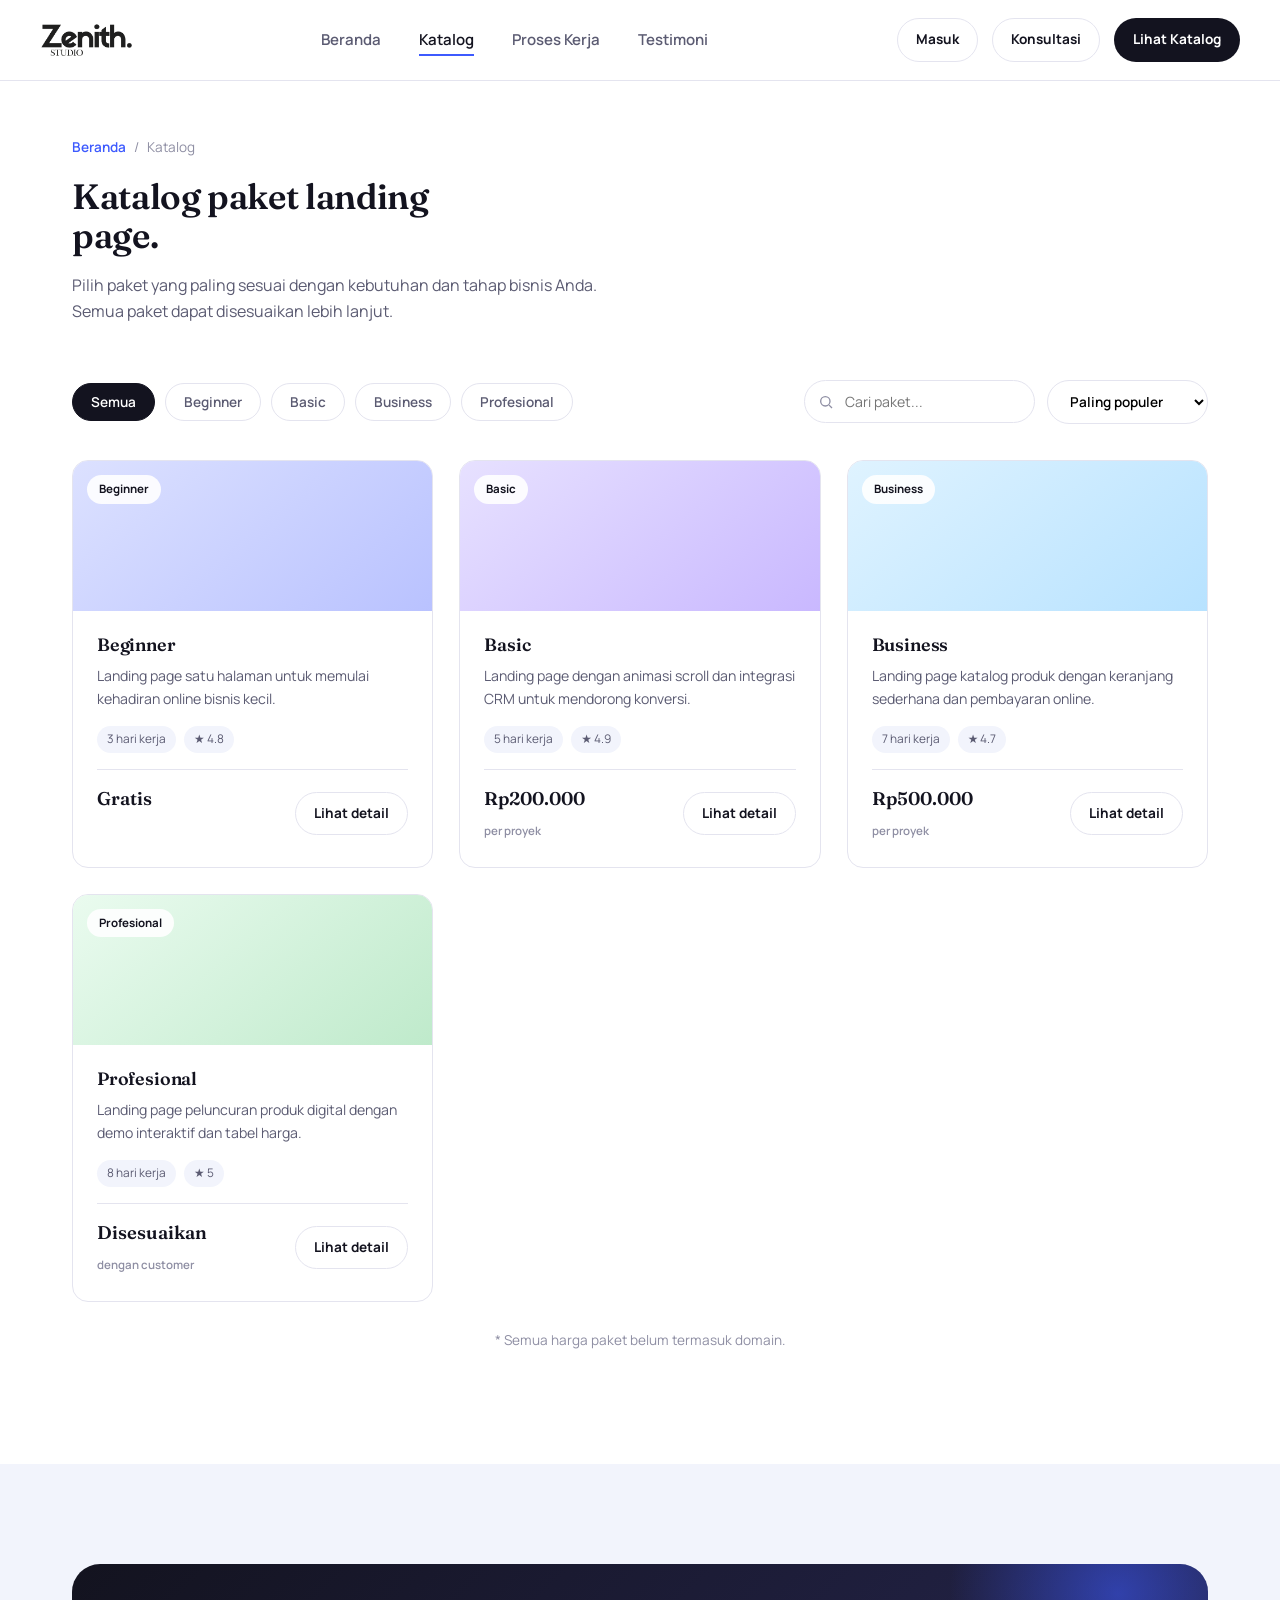
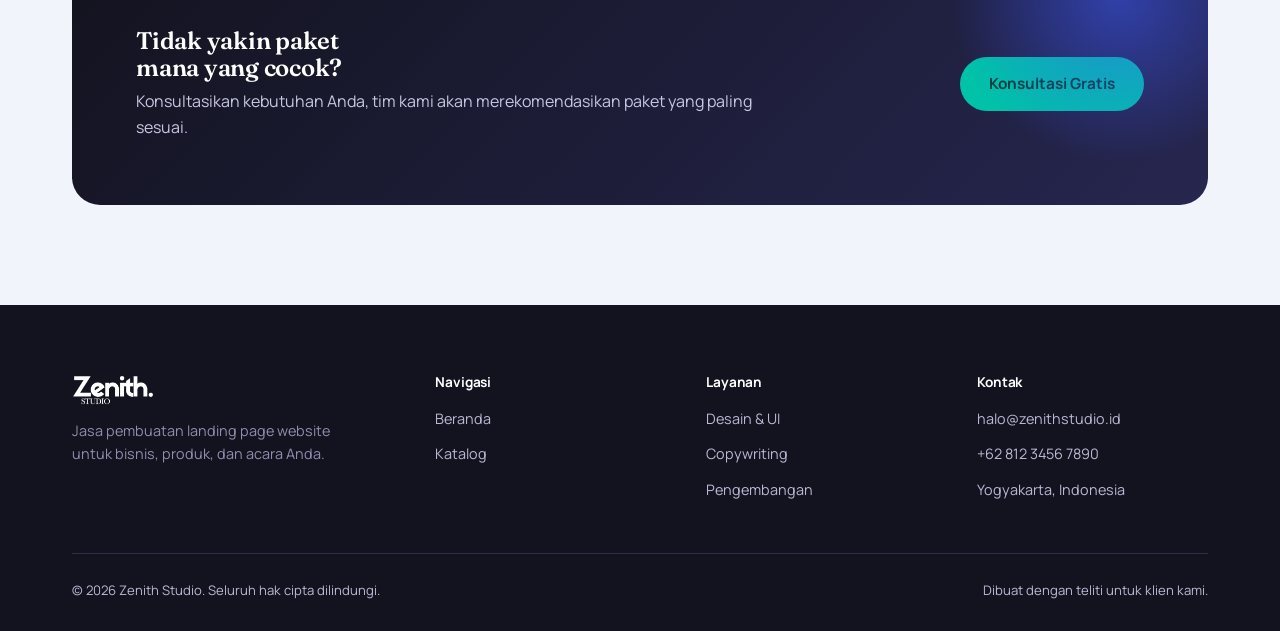
<file: katalog.html>
<!DOCTYPE html>
<html lang="id">
<head>
<meta charset="UTF-8">
<meta name="viewport" content="width=device-width, initial-scale=1.0">
<title>Katalog Paket — Zenith Studio</title>
<link rel="preconnect" href="https://fonts.googleapis.com">
<link rel="preconnect" href="https://fonts.gstatic.com" crossorigin>
<link href="https://fonts.googleapis.com/css2?family=Fraunces:wght@400;500;600;700&family=Manrope:wght@400;500;600;700;800&display=swap" rel="stylesheet">
<link rel="stylesheet" href="style.css">
</head>
<body>

<nav class="navbar">
  <div class="container nav-inner">
    <a href="index.html" class="logo"><img src="assets/logo-lockup.png" alt="Zenith Studio"></a>
    <ul class="nav-links">
      <li><a href="index.html">Beranda</a></li>
      <li><a href="katalog.html" class="active">Katalog</a></li>
      <li><a href="index.html#proses">Proses Kerja</a></li>
      <li><a href="index.html#testimoni">Testimoni</a></li>
      <li class="admin-only" style="display:none;"><a href="admin.html">Admin</a></li>
    </ul>
    <div class="nav-cta">
      <span id="authSlot" class="auth-slot"></span>
      <a href="index.html#kontak" class="btn btn-outline btn-sm">Konsultasi</a>
      <a href="katalog.html" class="btn btn-primary btn-sm">Lihat Katalog</a>
      <button class="nav-toggle" aria-label="Buka menu"><span></span><span></span><span></span></button>
    </div>
  </div>
</nav>

<div class="page-header">
  <div class="container">
    <div class="breadcrumb"><a href="index.html">Beranda</a><span>/</span><span>Katalog</span></div>
    <h1 style="font-size:2.2rem; max-width:16ch;">Katalog paket landing page.</h1>
    <p style="max-width:56ch;">Pilih paket yang paling sesuai dengan kebutuhan dan tahap bisnis Anda. Semua paket dapat disesuaikan lebih lanjut.</p>
  </div>
</div>

<section style="padding-top:0;">
  <div class="container">
    <div class="filter-bar">
      <div class="filter-chips">
        <button class="chip is-active" data-category="Semua">Semua</button>
        <button class="chip" data-category="Beginner">Beginner</button>
        <button class="chip" data-category="Basic">Basic</button>
        <button class="chip" data-category="Business">Business</button>
        <button class="chip" data-category="Profesional">Profesional</button>
      </div>
      <div class="filter-tools">
        <div class="search-box">
          <svg viewBox="0 0 24 24" fill="none" stroke="currentColor" stroke-width="2"><circle cx="11" cy="11" r="7"/><path d="m21 21-4.3-4.3"/></svg>
          <input type="text" id="catalogSearch" placeholder="Cari paket...">
        </div>
        <select id="catalogSort" class="sort-select">
          <option value="populer">Paling populer</option>
          <option value="murah">Harga terendah</option>
          <option value="mahal">Harga tertinggi</option>
          <option value="rating">Rating tertinggi</option>
        </select>
      </div>
    </div>

    <div id="catalogGrid" class="catalog-grid"></div>
    <p class="domain-note" style="text-align:center; margin-top:28px;">* Semua harga paket belum termasuk domain.</p>
    <div class="empty-state">
      <svg viewBox="0 0 24 24" fill="none" stroke="currentColor" stroke-width="1.5"><circle cx="11" cy="11" r="7"/><path d="m21 21-4.3-4.3"/></svg>
      <p>Tidak ada paket yang cocok dengan pencarian Anda.</p>
    </div>
  </div>
</section>

<section class="section-soft">
  <div class="container">
    <div class="cta-banner reveal">
      <div>
        <h2>Tidak yakin paket mana yang cocok?</h2>
        <p>Konsultasikan kebutuhan Anda, tim kami akan merekomendasikan paket yang paling sesuai.</p>
      </div>
      <a href="index.html#kontak" class="btn btn-primary">Konsultasi Gratis</a>
    </div>
  </div>
</section>

<footer>
  <div class="container">
    <div class="footer-grid">
      <div>
        <div class="footer-logo"><img src="assets/logo-lockup-white.png" alt="Zenith Studio"></div>
        <p style="color:#8E8EB0; max-width:32ch; font-size:.9rem;">Jasa pembuatan landing page website untuk bisnis, produk, dan acara Anda.</p>
      </div>
      <div>
        <h4>Navigasi</h4>
        <ul>
          <li><a href="index.html">Beranda</a></li>
          <li><a href="katalog.html">Katalog</a></li>
          <li class="admin-only" style="display:none;"><a href="admin.html">Admin</a></li>
        </ul>
      </div>
      <div>
        <h4>Layanan</h4>
        <ul>
          <li><a href="index.html#layanan">Desain & UI</a></li>
          <li><a href="index.html#layanan">Copywriting</a></li>
          <li><a href="index.html#layanan">Pengembangan</a></li>
        </ul>
      </div>
      <div>
        <h4>Kontak</h4>
        <ul>
          <li><a href="mailto:halo@zenithstudio.id">halo@zenithstudio.id</a></li>
          <li><a href="#">+62 812 3456 7890</a></li>
          <li><a href="#">Yogyakarta, Indonesia</a></li>
        </ul>
      </div>
    </div>
    <div class="footer-bottom">
      <span>© 2026 Zenith Studio. Seluruh hak cipta dilindungi.</span>
      <span>Dibuat dengan teliti untuk klien kami.</span>
    </div>
  </div>
</footer>

<script src="script.js"></script>
</body>
</html>
</file>
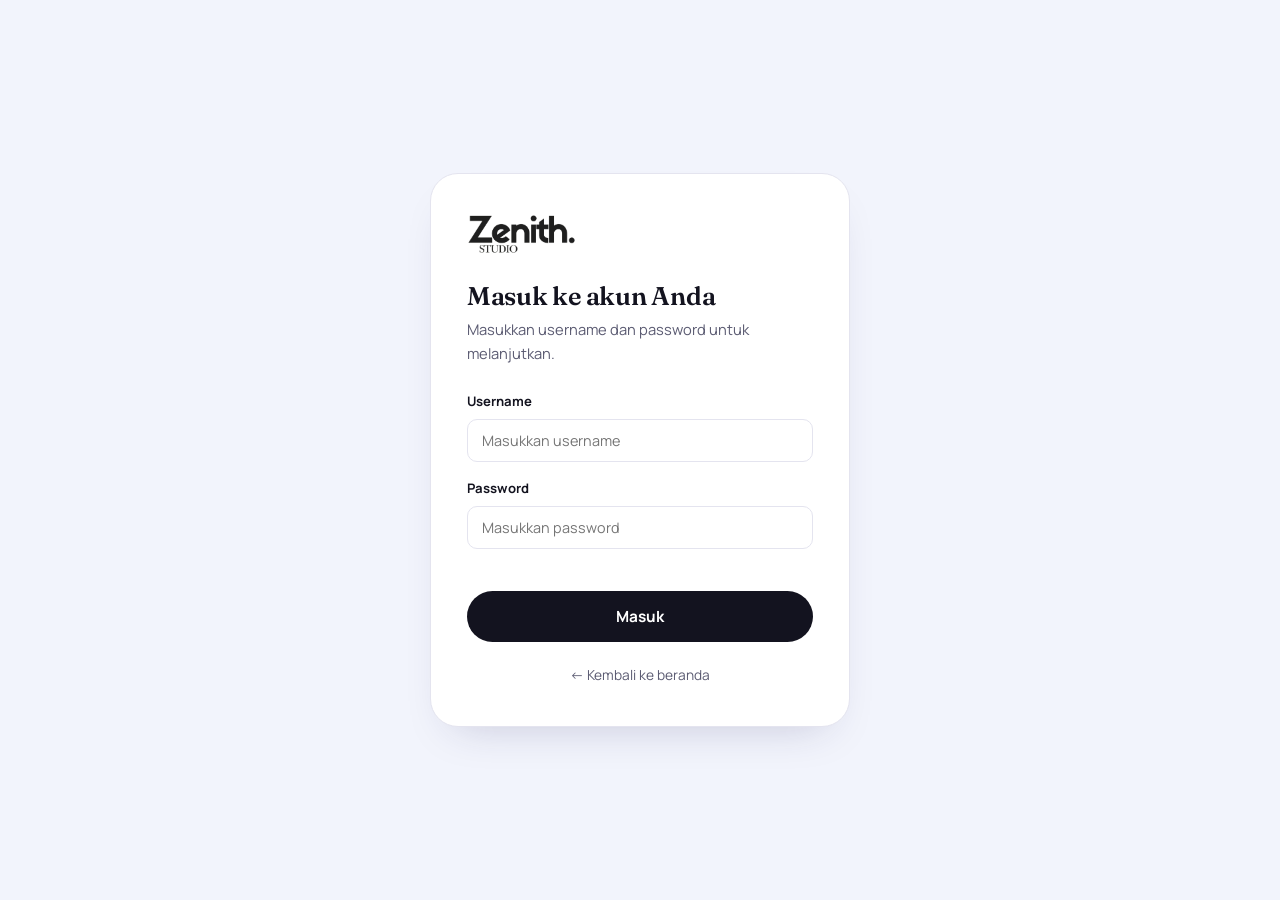
<file: login.html>
<!DOCTYPE html>
<html lang="id">
<head>
<meta charset="UTF-8">
<meta name="viewport" content="width=device-width, initial-scale=1.0">
<title>Masuk — Zenith Studio</title>
<link rel="preconnect" href="https://fonts.googleapis.com">
<link rel="preconnect" href="https://fonts.gstatic.com" crossorigin>
<link href="https://fonts.googleapis.com/css2?family=Fraunces:wght@400;500;600;700&family=Manrope:wght@400;500;600;700;800&display=swap" rel="stylesheet">
<link rel="stylesheet" href="style.css">
<link rel="icon" type="image/png" href="assets/logo-main.jpeg">
</head>
<body class="login-page">

<main class="login-wrap">
  <div class="login-card">
    <a href="index.html" class="login-logo"><img src="assets/logo-lockup.png" alt="Zenith Studio"></a>
    <h1>Masuk ke akun Anda</h1>
    <p>Masukkan username dan password untuk melanjutkan.</p>

    <form id="loginForm" novalidate>
      <div class="form-field">
        <label for="loginUser">Username</label>
        <input type="text" id="loginUser" autocomplete="username" placeholder="Masukkan username" required>
      </div>
      <div class="form-field">
        <label for="loginPass">Password</label>
        <input type="password" id="loginPass" autocomplete="current-password" placeholder="Masukkan password" required>
      </div>
      <p class="login-error" id="loginError" role="alert"></p>
      <button type="submit" class="btn btn-primary btn-block">Masuk</button>
    </form>

    <a href="index.html" class="login-back">&larr; Kembali ke beranda</a>
  </div>
</main>

<script src="script.js"></script>
</body>
</html>
</file>
<file: style.css>
/* =========================================================
   ZENITH STUDIO — Design tokens
========================================================= */
:root{
  --bg:#FFFFFF;
  --bg-soft:#F2F4FC;
  --lavender:#ECE9FF;
  --mint-soft:#E3FBF6;
  --ink:#13131F;
  --ink-soft:#5B5B72;
  --ink-faint:#8E8EA3;
  --primary:#3D5AFE;
  --primary-dark:#2A3FD1;
  --accent:#00C2A8;
  --pink:#FF4D8D;
  --line:#E4E4EF;
  --white:#FFFFFF;
  --radius-sm:10px;
  --radius-md:16px;
  --radius-lg:28px;
  --shadow-soft:0 20px 45px -25px rgba(35,35,90,.25);
  --shadow-pop:0 25px 60px -20px rgba(61,90,254,.35);
  --ease:cubic-bezier(.22,1,.36,1);
}

*,*::before,*::after{box-sizing:border-box;}
html{scroll-behavior:smooth;}
@media (prefers-reduced-motion: reduce){
  html{scroll-behavior:auto;}
  *,*::before,*::after{animation-duration:.001ms !important; animation-iteration-count:1 !important; transition-duration:.001ms !important;}
}

body{
  margin:0;
  background:var(--bg);
  color:var(--ink);
  font-family:'Manrope', system-ui, sans-serif;
  font-size:16px;
  line-height:1.6;
  -webkit-font-smoothing:antialiased;
}

h1,h2,h3,h4{
  font-family:'Fraunces', Georgia, serif;
  color:var(--ink);
  line-height:1.12;
  margin:0 0 .5em;
  font-weight:600;
  letter-spacing:-.01em;
}

p{margin:0 0 1em; color:var(--ink-soft); max-width:62ch;}
a{color:inherit; text-decoration:none;}
img{max-width:100%; display:block;}
ul{margin:0; padding:0; list-style:none;}
button{font-family:inherit; cursor:pointer;}
input,select{font-family:inherit;}

:focus-visible{
  outline:2.5px solid var(--primary);
  outline-offset:3px;
  border-radius:4px;
}

.container{
  width:100%;
  max-width:1200px;
  margin:0 auto;
  padding:0 32px;
}

.eyebrow-plain{
  font-size:.85rem;
  color:var(--primary);
  font-weight:700;
  margin-bottom:14px;
  display:inline-block;
}

/* =========================================================
   Buttons
========================================================= */
.btn{
  display:inline-flex;
  align-items:center;
  justify-content:center;
  gap:8px;
  padding:14px 28px;
  border-radius:100px;
  border:1.5px solid transparent;
  font-weight:700;
  font-size:.96rem;
  transition:transform .35s var(--ease), box-shadow .35s var(--ease), background .25s ease, color .25s ease;
  white-space:nowrap;
}
.btn-primary{
  background:var(--ink);
  color:var(--white);
}
.btn-primary:hover{
  transform:translateY(-3px);
  box-shadow:var(--shadow-pop);
  background:var(--primary);
}
.btn-outline{
  background:transparent;
  border-color:var(--line);
  color:var(--ink);
}
.btn-outline:hover{
  border-color:var(--ink);
  transform:translateY(-3px);
}
.btn-accent{
  background:var(--accent);
  color:#003C34;
}
.btn-accent:hover{
  transform:translateY(-3px);
  box-shadow:0 20px 40px -18px rgba(0,194,168,.55);
}
.btn-sm{padding:10px 18px; font-size:.85rem;}
.btn-block{width:100%;}

/* =========================================================
   Navbar
========================================================= */
.navbar{
  position:sticky;
  top:0;
  z-index:200;
  background:rgba(255,255,255,.82);
  backdrop-filter:blur(14px);
  border-bottom:1px solid var(--line);
}
.nav-inner{
  display:flex;
  align-items:center;
  justify-content:space-between;
  padding:18px 0;
}
.logo{
  display:flex;
  align-items:center;
  gap:10px;
}
.logo img{
  height:34px;
  width:auto;
  display:block;
}
.nav-links{
  display:flex;
  align-items:center;
  gap:38px;
}
.nav-links a{
  font-weight:600;
  font-size:.94rem;
  color:var(--ink-soft);
  position:relative;
  padding:4px 0;
  transition:color .25s ease;
}
.nav-links a::after{
  content:"";
  position:absolute;
  left:0; bottom:-2px;
  width:0; height:2px;
  background:var(--primary);
  transition:width .3s var(--ease);
}
.nav-links a:hover, .nav-links a.active{color:var(--ink);}
.nav-links a:hover::after, .nav-links a.active::after{width:100%;}
.nav-cta{display:flex; align-items:center; gap:14px;}
.nav-toggle{
  display:none;
  width:42px; height:42px;
  border-radius:10px;
  border:1.5px solid var(--line);
  background:var(--white);
  align-items:center;
  justify-content:center;
  flex-direction:column;
  gap:5px;
}
.nav-toggle span{
  width:18px; height:2px; background:var(--ink);
  transition:transform .3s var(--ease), opacity .3s var(--ease);
}
.nav-toggle.is-open span:nth-child(1){transform:translateY(7px) rotate(45deg);}
.nav-toggle.is-open span:nth-child(2){opacity:0;}
.nav-toggle.is-open span:nth-child(3){transform:translateY(-7px) rotate(-45deg);}

@media (max-width:900px){
  .nav-links{
    position:fixed; top:73px; left:0; right:0;
    background:var(--white);
    flex-direction:column;
    align-items:flex-start;
    padding:26px 32px;
    gap:20px;
    border-bottom:1px solid var(--line);
    transform:translateY(-130%);
    opacity:0;
    transition:transform .4s var(--ease), opacity .3s ease;
  }
  .nav-links.is-open{transform:translateY(0); opacity:1;}
  .nav-toggle{display:flex;}
  .nav-cta .btn-outline{display:none;}
}

/* =========================================================
   Section scaffolding + scroll reveal
========================================================= */
section{padding:100px 0;}
.section-soft{background:var(--bg-soft);}
.section-head{
  max-width:640px;
  margin:0 0 56px;
}
.section-head.center{margin-left:auto; margin-right:auto; text-align:center;}

.reveal{
  opacity:0;
  transform:translateY(28px);
  transition:opacity .8s var(--ease), transform .8s var(--ease);
}
.reveal.in-view{opacity:1; transform:translateY(0);}
.reveal-stagger > *{
  opacity:0;
  transform:translateY(24px);
  transition:opacity .7s var(--ease), transform .7s var(--ease);
}
.reveal-stagger.in-view > *{opacity:1; transform:translateY(0);}
.reveal-stagger.in-view > *:nth-child(1){transition-delay:.05s;}
.reveal-stagger.in-view > *:nth-child(2){transition-delay:.14s;}
.reveal-stagger.in-view > *:nth-child(3){transition-delay:.23s;}
.reveal-stagger.in-view > *:nth-child(4){transition-delay:.32s;}
.reveal-stagger.in-view > *:nth-child(5){transition-delay:.41s;}
.reveal-stagger.in-view > *:nth-child(6){transition-delay:.5s;}

/* =========================================================
   Hero
========================================================= */
.hero{
  padding:84px 0 60px;
  overflow:hidden;
}
.hero-grid{
  display:grid;
  grid-template-columns:1.05fr .95fr;
  gap:64px;
  align-items:center;
}
.hero-copy h1{
  font-size:clamp(2.4rem, 4.6vw, 3.6rem);
  max-width:14ch;
}
.hero-copy p{
  font-size:1.08rem;
  max-width:46ch;
}
.hero-actions{
  display:flex;
  gap:16px;
  margin:32px 0 40px;
  flex-wrap:wrap;
}
.hero-trust{
  display:flex;
  gap:36px;
  flex-wrap:wrap;
}
.hero-trust div strong{
  display:block;
  font-family:'Fraunces',serif;
  font-size:1.6rem;
}
.hero-trust div span{
  font-size:.82rem;
  color:var(--ink-faint);
}

.hero-visual{
  position:relative;
  animation:floatSlow 7s ease-in-out infinite;
}
@keyframes floatSlow{
  0%,100%{transform:translateY(0);}
  50%{transform:translateY(-14px);}
}
.browser-card{
  background:var(--white);
  border-radius:var(--radius-lg);
  border:1px solid var(--line);
  box-shadow:var(--shadow-soft);
  overflow:hidden;
}
.browser-bar{
  display:flex;
  align-items:center;
  gap:7px;
  padding:14px 18px;
  border-bottom:1px solid var(--line);
}
.browser-bar span{width:9px; height:9px; border-radius:50%; background:var(--line);}
.browser-bar span:nth-child(1){background:#FFB4C6;}
.browser-bar span:nth-child(2){background:#FFE29A;}
.browser-bar span:nth-child(3){background:#B6F2DF;}
.browser-body{padding:26px;}
.browser-body .bblock{
  height:14px;
  border-radius:6px;
  background:var(--bg-soft);
  margin-bottom:12px;
}
.browser-body .bblock.w60{width:60%;}
.browser-body .bblock.w80{width:80%;}
.browser-hero-mock{
  height:120px;
  border-radius:14px;
  background:linear-gradient(120deg, var(--lavender), var(--mint-soft));
  margin:18px 0;
  position:relative;
  overflow:hidden;
}
.browser-hero-mock::after{
  content:"";
  position:absolute;
  inset:0;
  background:linear-gradient(115deg, transparent 40%, rgba(255,255,255,.55) 50%, transparent 60%);
  transform:translateX(-100%);
  animation:sheen 3.4s ease-in-out infinite;
}
@keyframes sheen{
  0%{transform:translateX(-120%);}
  55%{transform:translateX(120%);}
  100%{transform:translateX(120%);}
}
.mock-btn-row{display:flex; gap:10px;}
.mock-btn{height:30px; border-radius:100px; background:var(--ink);}
.mock-btn.w1{width:120px;}
.mock-btn.w2{width:90px; background:var(--bg-soft);}

.float-badge{
  position:absolute;
  background:var(--white);
  border:1px solid var(--line);
  border-radius:14px;
  padding:12px 16px;
  box-shadow:var(--shadow-soft);
  font-weight:700;
  font-size:.85rem;
  display:flex;
  align-items:center;
  gap:8px;
}
.float-badge .dot{width:8px; height:8px; border-radius:50%; background:var(--accent);}
.badge-1{top:-6%; right:-8%; animation:floatSlow 6s ease-in-out infinite; animation-delay:.4s;}
.badge-2{bottom:6%; left:-9%; animation:floatSlow 6.5s ease-in-out infinite reverse;}

@media (max-width:960px){
  .hero-grid{grid-template-columns:1fr;}
  .badge-1, .badge-2{position:static; margin-top:16px; display:inline-flex;}
}

/* =========================================================
   Stats strip
========================================================= */
.stats-strip{
  padding:52px 0;
  border-top:1px solid var(--line);
  border-bottom:1px solid var(--line);
}
.stats-grid{
  display:grid;
  grid-template-columns:repeat(4,1fr);
  gap:24px;
  text-align:center;
}
.stat-num{
  font-family:'Fraunces',serif;
  font-size:clamp(2rem,3.4vw,2.7rem);
  color:var(--primary);
}
.stat-label{color:var(--ink-faint); font-size:.88rem;}
@media (max-width:760px){ .stats-grid{grid-template-columns:repeat(2,1fr);} }

/* =========================================================
   Cards — services / packages
========================================================= */
.grid-3{display:grid; grid-template-columns:repeat(3,1fr); gap:26px;}
.grid-4{display:grid; grid-template-columns:repeat(4,1fr); gap:22px;}
@media (max-width:960px){ .grid-3{grid-template-columns:repeat(2,1fr);} .grid-4{grid-template-columns:repeat(2,1fr);} }
@media (max-width:620px){ .grid-3{grid-template-columns:1fr;} .grid-4{grid-template-columns:1fr;} }

.service-card{
  background:var(--white);
  border:1px solid var(--line);
  border-radius:var(--radius-md);
  padding:32px 28px;
  transition:transform .4s var(--ease), box-shadow .4s var(--ease), border-color .3s ease;
}
.service-card:hover{
  transform:translateY(-6px);
  box-shadow:var(--shadow-soft);
  border-color:transparent;
}
.service-icon{
  width:48px; height:48px;
  border-radius:12px;
  display:flex; align-items:center; justify-content:center;
  margin-bottom:20px;
}
.service-icon svg{width:22px; height:22px;}
.service-card:nth-child(1) .service-icon{background:var(--lavender); color:var(--primary);}
.service-card:nth-child(2) .service-icon{background:var(--mint-soft); color:var(--accent);}
.service-card:nth-child(3) .service-icon{background:#FFE7EF; color:var(--pink);}
.service-card:nth-child(4) .service-icon{background:var(--lavender); color:var(--primary);}
.service-card h3{font-size:1.18rem;}
.service-card p{font-size:.94rem; margin-bottom:0;}

/* =========================================================
   Process (legit sequence -> numbers ok)
========================================================= */
.process-list{
  display:grid;
  grid-template-columns:repeat(4,1fr);
  gap:28px;
}
.process-item{position:relative; padding-top:8px;}
.process-num{
  font-family:'Fraunces',serif;
  font-size:2.6rem;
  color:var(--lavender);
  -webkit-text-stroke:1.5px var(--primary);
  color:transparent;
  display:block;
  margin-bottom:10px;
}
.process-item h4{font-size:1.05rem; margin-bottom:8px;}
.process-item p{font-size:.9rem;}
@media (max-width:900px){ .process-list{grid-template-columns:repeat(2,1fr);} }
@media (max-width:560px){ .process-list{grid-template-columns:1fr;} }

/* =========================================================
   Package cards (catalog + homepage preview)
========================================================= */
.package-card{
  background:var(--white);
  border:1px solid var(--line);
  border-radius:var(--radius-md);
  overflow:hidden;
  display:flex;
  flex-direction:column;
  transition:transform .4s var(--ease), box-shadow .4s var(--ease);
}
.package-card:hover{transform:translateY(-8px); box-shadow:var(--shadow-soft);}
.package-thumb{
  height:150px;
  position:relative;
  overflow:hidden;
}
.package-thumb .cat-tag{
  position:absolute;
  top:14px; left:14px;
  background:rgba(255,255,255,.9);
  padding:5px 12px;
  border-radius:100px;
  font-size:.72rem;
  font-weight:700;
  color:var(--ink);
}
.package-body{padding:24px; display:flex; flex-direction:column; gap:10px; flex:1;}
.package-body h3{font-size:1.12rem; margin-bottom:0;}
.package-body p{font-size:.88rem; margin-bottom:0;}
.package-feats{display:flex; flex-wrap:wrap; gap:8px; margin:6px 0;}
.package-feats span{
  font-size:.74rem;
  color:var(--ink-soft);
  background:var(--bg-soft);
  padding:4px 10px;
  border-radius:100px;
}
.package-foot{
  margin-top:auto;
  display:flex;
  align-items:center;
  justify-content:space-between;
  padding-top:14px;
  border-top:1px solid var(--line);
}
.package-price{font-family:'Fraunces',serif; font-weight:600; font-size:1.15rem;}
.package-price small{font-family:'Manrope',sans-serif; font-weight:600; color:var(--ink-faint); font-size:.72rem;}

/* gradient thumb variants (no orange) */
.thumb-a{background:linear-gradient(140deg,#DCE1FF,#B9C2FF);}
.thumb-b{background:linear-gradient(140deg,#D3FFF3,#9DEBD9);}
.thumb-c{background:linear-gradient(140deg,#FFE1EC,#FFC2D6);}
.thumb-d{background:linear-gradient(140deg,#E7E1FF,#C9B8FF);}
.thumb-e{background:linear-gradient(140deg,#DFF3FF,#B7E2FF);}
.thumb-f{background:linear-gradient(140deg,#EAFBEF,#BFEACB);}

/* =========================================================
   Testimonials carousel
========================================================= */
.testi-wrap{position:relative; max-width:760px; margin:0 auto;}
.testi-track{position:relative; min-height:230px;}
.testi-slide{
  position:absolute; inset:0;
  opacity:0; transform:translateX(24px);
  transition:opacity .55s var(--ease), transform .55s var(--ease);
  pointer-events:none;
  text-align:center;
}
.testi-slide.is-active{opacity:1; transform:translateX(0); pointer-events:auto;}
.testi-slide blockquote{
  font-family:'Fraunces',serif;
  font-size:1.35rem;
  margin:0 0 22px;
  color:var(--ink);
}
.testi-author{font-weight:700; font-size:.92rem;}
.testi-role{color:var(--ink-faint); font-size:.82rem;}
.testi-dots{display:flex; justify-content:center; gap:10px; margin-top:28px;}
.testi-dots button{
  width:9px; height:9px; border-radius:50%;
  border:none; background:var(--line);
  transition:background .3s ease, transform .3s ease;
}
.testi-dots button.is-active{background:var(--primary); transform:scale(1.3);}

/* =========================================================
   CTA banner
========================================================= */
.cta-banner{
  background:linear-gradient(135deg, var(--ink), #262650);
  border-radius:var(--radius-lg);
  padding:64px;
  display:flex;
  align-items:center;
  justify-content:space-between;
  gap:32px;
  flex-wrap:wrap;
  color:var(--white);
  position:relative;
  overflow:hidden;
}
.cta-banner::before{
  content:"";
  position:absolute;
  width:340px; height:340px;
  border-radius:50%;
  background:radial-gradient(circle, rgba(61,90,254,.55), transparent 70%);
  top:-140px; right:-80px;
}
.cta-banner h2{color:var(--white); margin-bottom:8px; max-width:16ch;}
.cta-banner p{color:#C7C7E3; margin-bottom:0;}
.cta-banner .btn-primary{background:var(--accent); color:#003C34;}
.cta-banner .btn-primary:hover{background:var(--white); color:var(--ink);}

/* =========================================================
   Footer
========================================================= */
footer{
  background:var(--ink);
  color:#B9B9D6;
  padding:70px 0 30px;
}
.footer-grid{
  display:grid;
  grid-template-columns:1.4fr repeat(3,1fr);
  gap:40px;
  padding-bottom:40px;
  border-bottom:1px solid #2B2B4C;
}
.footer-grid h4{color:var(--white); font-family:'Manrope',sans-serif; font-size:.85rem; font-weight:700; margin-bottom:16px;}
.footer-grid ul li{margin-bottom:10px;}
.footer-grid a{font-size:.9rem; transition:color .25s ease;}
.footer-grid a:hover{color:var(--white);}
.footer-logo{margin-bottom:14px;}
.footer-logo img{height:30px; width:auto; display:block;}
.footer-bottom{
  display:flex; justify-content:space-between; align-items:center;
  padding-top:26px; font-size:.82rem; flex-wrap:wrap; gap:12px;
}
@media (max-width:800px){ .footer-grid{grid-template-columns:1fr 1fr;} }

/* =========================================================
   Page header (catalog / detail)
========================================================= */
.page-header{padding:56px 0 40px; text-align:left;}
.breadcrumb{
  font-size:.85rem; color:var(--ink-faint); margin-bottom:18px;
  display:flex; gap:8px; align-items:center;
}
.breadcrumb a{color:var(--primary); font-weight:600;}

/* =========================================================
   Catalog filters
========================================================= */
.filter-bar{
  display:flex;
  align-items:center;
  justify-content:space-between;
  gap:20px;
  flex-wrap:wrap;
  padding-bottom:36px;
}
.filter-chips{display:flex; gap:10px; flex-wrap:wrap;}
.chip{
  padding:9px 18px;
  border-radius:100px;
  border:1.5px solid var(--line);
  background:var(--white);
  font-size:.85rem;
  font-weight:600;
  color:var(--ink-soft);
  transition:all .3s var(--ease);
}
.chip:hover{border-color:var(--primary); color:var(--primary);}
.chip.is-active{background:var(--ink); border-color:var(--ink); color:var(--white);}
.filter-tools{display:flex; gap:12px; flex-wrap:wrap;}
.search-box{
  position:relative;
}
.search-box input{
  padding:11px 16px 11px 40px;
  border-radius:100px;
  border:1.5px solid var(--line);
  min-width:220px;
  font-size:.88rem;
  background:var(--white);
  transition:border-color .25s ease, box-shadow .25s ease;
}
.search-box input:focus{border-color:var(--primary); box-shadow:0 0 0 4px rgba(61,90,254,.12); outline:none;}
.search-box svg{
  position:absolute; left:14px; top:50%; transform:translateY(-50%);
  width:16px; height:16px; color:var(--ink-faint);
}
.sort-select{
  padding:11px 18px;
  border-radius:100px;
  border:1.5px solid var(--line);
  background:var(--white);
  font-size:.85rem;
  font-weight:600;
}

.catalog-grid{
  display:grid;
  grid-template-columns:repeat(3,1fr);
  gap:26px;
}
@media (max-width:960px){ .catalog-grid{grid-template-columns:repeat(2,1fr);} }
@media (max-width:620px){ .catalog-grid{grid-template-columns:1fr;} }

.card-anim{
  opacity:0; transform:translateY(18px) scale(.98);
  transition:opacity .5s var(--ease), transform .5s var(--ease);
}
.card-anim.is-shown{opacity:1; transform:translateY(0) scale(1);}

.empty-state{
  grid-column:1/-1;
  text-align:center;
  padding:60px 20px;
  color:var(--ink-faint);
  display:none;
}
.empty-state.is-visible{display:block;}
.empty-state svg{width:52px; height:52px; margin:0 auto 16px; color:var(--line);}

/* =========================================================
   Product detail
========================================================= */
.detail-grid{
  display:grid;
  grid-template-columns:.95fr 1.05fr;
  gap:56px;
  align-items:flex-start;
}
.detail-gallery-main{
  height:340px;
  border-radius:var(--radius-lg);
  overflow:hidden;
  position:relative;
  transition:opacity .4s ease;
}
.detail-thumbs{display:flex; gap:12px; margin-top:14px;}
.detail-thumbs button{
  width:72px; height:56px;
  border-radius:10px;
  border:2px solid transparent;
  overflow:hidden;
  padding:0;
  opacity:.6;
  transition:opacity .25s ease, border-color .25s ease, transform .25s ease;
}
.detail-thumbs button:hover{transform:translateY(-2px);}
.detail-thumbs button.is-active{opacity:1; border-color:var(--primary);}

.detail-info .cat-pill{
  display:inline-block;
  background:var(--lavender);
  color:var(--primary);
  font-size:.75rem;
  font-weight:700;
  padding:5px 14px;
  border-radius:100px;
  margin-bottom:14px;
}
.detail-info h1{font-size:2rem;}
.detail-rating{display:flex; align-items:center; gap:8px; margin-bottom:18px; font-size:.9rem; color:var(--ink-soft);}
.detail-rating .stars{color:#FFC24B; letter-spacing:2px;}
.detail-price-row{
  display:flex; align-items:baseline; gap:10px; margin-bottom:24px;
}
.detail-price{font-family:'Fraunces',serif; font-size:2rem; color:var(--primary);}
.detail-actions{display:flex; gap:14px; margin-bottom:32px; flex-wrap:wrap;}

.tabs-nav{display:flex; gap:6px; border-bottom:1px solid var(--line); margin-bottom:26px;}
.tabs-nav button{
  padding:12px 20px;
  background:none; border:none;
  font-weight:700; font-size:.92rem;
  color:var(--ink-faint);
  position:relative;
  top:1px;
}
.tabs-nav button::after{
  content:""; position:absolute; left:0; right:0; bottom:-1px; height:2px;
  background:var(--primary); transform:scaleX(0); transition:transform .3s var(--ease);
}
.tabs-nav button.is-active{color:var(--ink);}
.tabs-nav button.is-active::after{transform:scaleX(1);}
.tab-panel{display:none; animation:fadeIn .4s var(--ease);}
.tab-panel.is-active{display:block;}
@keyframes fadeIn{from{opacity:0; transform:translateY(8px);} to{opacity:1; transform:translateY(0);}}
.feat-list li{
  display:flex; gap:10px; padding:9px 0; font-size:.94rem; color:var(--ink-soft);
  border-bottom:1px dashed var(--line);
}
.feat-list li svg{width:18px; height:18px; color:var(--accent); flex-shrink:0; margin-top:2px;}
.faq-item{border-bottom:1px solid var(--line);}
.faq-q{
  width:100%; text-align:left; background:none; border:none;
  padding:18px 0; font-weight:700; display:flex; justify-content:space-between; align-items:center;
}
.faq-q .plus{transition:transform .3s var(--ease); font-size:1.3rem; color:var(--primary); font-weight:400;}
.faq-item.is-open .faq-q .plus{transform:rotate(45deg);}
.faq-a{max-height:0; overflow:hidden; transition:max-height .4s var(--ease);}
.faq-a p{padding-bottom:18px; font-size:.92rem;}

.related-strip{margin-top:90px;}

/* =========================================================
   Admin dashboard
========================================================= */
.admin-shell{display:flex; min-height:100vh; background:var(--bg-soft);}
.admin-sidebar{
  width:250px;
  background:var(--ink);
  color:#B9B9D6;
  padding:26px 20px;
  display:flex;
  flex-direction:column;
  gap:34px;
  transition:width .35s var(--ease), padding .35s var(--ease);
  flex-shrink:0;
  overflow:hidden;
}
.admin-shell.is-collapsed .admin-sidebar{width:84px; padding:26px 16px;}
.admin-logo{display:flex; align-items:center; gap:10px; overflow:hidden;}
.admin-logo img{height:26px; width:auto; display:block; max-width:100%;}
.admin-shell.is-collapsed .admin-logo img{height:16px;}
.admin-nav a{
  display:flex; align-items:center; gap:12px;
  padding:11px 14px; border-radius:10px;
  font-size:.9rem; font-weight:600;
  margin-bottom:4px;
  transition:background .25s ease, color .25s ease;
}
.admin-nav a svg{width:18px; height:18px; flex-shrink:0;}
.admin-shell.is-collapsed .admin-nav a span{display:none;}
.admin-nav a:hover{background:#22224A; color:var(--white);}
.admin-nav a.active{background:var(--primary); color:var(--white);}
.admin-sidebar-foot{margin-top:auto; font-size:.78rem; color:#6C6C93;}

.admin-main{flex:1; padding:28px 36px 60px; min-width:0;}
.admin-topbar{
  display:flex; align-items:center; justify-content:space-between;
  margin-bottom:30px; gap:20px; flex-wrap:wrap;
}
.admin-topbar-left{display:flex; align-items:center; gap:16px;}
.sidebar-toggle{
  width:38px; height:38px; border-radius:10px; border:1px solid var(--line);
  background:var(--white); display:flex; align-items:center; justify-content:center;
}
.admin-profile{display:flex; align-items:center; gap:10px;}
.admin-avatar{
  width:38px; height:38px; border-radius:50%;
  background:linear-gradient(140deg,var(--primary),var(--accent));
  display:flex; align-items:center; justify-content:center; color:var(--white); font-weight:700; font-size:.85rem;
}

.stat-cards{
  display:grid; grid-template-columns:repeat(4,1fr); gap:20px; margin-bottom:30px;
}
.stat-card{
  background:var(--white); border-radius:var(--radius-md); padding:22px;
  border:1px solid var(--line);
}
.stat-card-top{display:flex; justify-content:space-between; align-items:flex-start; margin-bottom:14px;}
.stat-card-icon{width:38px; height:38px; border-radius:10px; display:flex; align-items:center; justify-content:center;}
.stat-card:nth-child(1) .stat-card-icon{background:var(--lavender); color:var(--primary);}
.stat-card:nth-child(2) .stat-card-icon{background:var(--mint-soft); color:var(--accent);}
.stat-card:nth-child(3) .stat-card-icon{background:#FFE7EF; color:var(--pink);}
.stat-card:nth-child(4) .stat-card-icon{background:#FFF6D9; color:#C99B00;}
.stat-card-icon svg{width:18px; height:18px;}
.stat-trend{font-size:.74rem; font-weight:700; color:var(--accent); background:var(--mint-soft); padding:4px 9px; border-radius:100px;}
.stat-value{font-family:'Fraunces',serif; font-size:1.8rem; margin-bottom:2px;}
.stat-name{font-size:.82rem; color:var(--ink-faint);}

.admin-panels{display:grid; grid-template-columns:1.5fr 1fr; gap:20px; margin-bottom:30px; align-items:stretch;}
.panel{background:var(--white); border:1px solid var(--line); border-radius:var(--radius-md); padding:24px;}
.panel-head{display:flex; justify-content:space-between; align-items:center; margin-bottom:22px;}
.panel-head h3{font-size:1.05rem; margin-bottom:0;}

.bar-chart{display:flex; align-items:flex-end; gap:14px; height:180px; padding-top:10px;}
.bar-chart .bar-col{flex:1; display:flex; flex-direction:column; align-items:center; gap:8px; height:100%; justify-content:flex-end;}
.bar-col .bar{
  width:100%; max-width:34px; border-radius:8px 8px 3px 3px;
  background:linear-gradient(180deg, var(--primary), #8DA0FF);
  height:0%;
  transition:height 1.1s var(--ease);
}
.bar-col.is-peak .bar{background:linear-gradient(180deg, var(--accent), #7FE9D6);}
.bar-col span{font-size:.72rem; color:var(--ink-faint);}

.legend-list{display:flex; flex-direction:column; gap:16px;}
.legend-row{display:flex; align-items:center; gap:12px;}
.legend-row .swatch{width:10px; height:10px; border-radius:3px; flex-shrink:0;}
.legend-row .name{flex:1; font-size:.86rem; font-weight:600;}
.legend-row .pct{font-size:.86rem; font-weight:700;}
.legend-bar{height:6px; border-radius:100px; background:var(--bg-soft); overflow:hidden; margin-top:6px;}
.legend-bar > span{display:block; height:100%; border-radius:100px; width:0%; transition:width 1.2s var(--ease);}

.table-wrap{background:var(--white); border:1px solid var(--line); border-radius:var(--radius-md); overflow:hidden;}
table{width:100%; border-collapse:collapse;}
thead th{
  text-align:left; font-size:.76rem; text-transform:uppercase; letter-spacing:.04em;
  color:var(--ink-faint); padding:16px 20px; border-bottom:1px solid var(--line); font-weight:700;
}
tbody td{padding:16px 20px; font-size:.9rem; border-bottom:1px solid var(--line);}
tbody tr{
  opacity:0; transform:translateX(-10px);
  animation:rowIn .5s var(--ease) forwards;
}
@keyframes rowIn{to{opacity:1; transform:translateX(0);}}
tbody tr:last-child td{border-bottom:none;}
tbody tr:hover{background:var(--bg-soft);}
.client-cell{display:flex; align-items:center; gap:10px;}
.client-avatar{width:30px; height:30px; border-radius:50%; background:var(--lavender); display:flex; align-items:center; justify-content:center; font-size:.72rem; font-weight:700; color:var(--primary); flex-shrink:0;}
.status-badge{padding:5px 12px; border-radius:100px; font-size:.76rem; font-weight:700; display:inline-block;}
.status-selesai{background:var(--mint-soft); color:#007A69;}
.status-proses{background:var(--lavender); color:var(--primary-dark);}
.status-menunggu{background:#FFF1D6; color:#9A6E00;}
.row-action{
  width:30px; height:30px; border-radius:8px; border:1px solid var(--line); background:var(--white);
  display:inline-flex; align-items:center; justify-content:center;
}

.admin-toolbar{display:flex; justify-content:space-between; align-items:center; margin-bottom:18px; flex-wrap:wrap; gap:12px;}

/* Modal */
.modal-overlay{
  position:fixed; inset:0; background:rgba(19,19,31,.5);
  display:flex; align-items:center; justify-content:center;
  opacity:0; pointer-events:none; transition:opacity .3s ease; z-index:500; padding:20px;
}
.modal-overlay.is-open{opacity:1; pointer-events:auto;}
.modal-box{
  background:var(--white); border-radius:var(--radius-md); padding:32px;
  width:100%; max-width:440px;
  transform:translateY(24px) scale(.97); opacity:0;
  transition:transform .35s var(--ease), opacity .35s var(--ease);
}
.modal-overlay.is-open .modal-box{transform:translateY(0) scale(1); opacity:1;}
.modal-head{display:flex; justify-content:space-between; align-items:center; margin-bottom:22px;}
.modal-close{width:32px; height:32px; border-radius:8px; border:1px solid var(--line); background:var(--white);}
.form-field{margin-bottom:16px;}
.form-field label{display:block; font-size:.82rem; font-weight:700; margin-bottom:7px;}
.form-field input, .form-field select, .form-field textarea{
  width:100%; padding:11px 14px; border-radius:10px; border:1.5px solid var(--line); font-size:.9rem;
  transition:border-color .25s ease, box-shadow .25s ease;
}
.form-field input:focus, .form-field select:focus, .form-field textarea:focus{
  outline:none; border-color:var(--primary); box-shadow:0 0 0 4px rgba(61,90,254,.12);
}
.toast{
  position:fixed; bottom:26px; right:26px; background:var(--ink); color:var(--white);
  padding:14px 22px; border-radius:12px; font-size:.88rem; font-weight:600;
  display:flex; align-items:center; gap:10px;
  transform:translateY(120%); opacity:0; transition:transform .4s var(--ease), opacity .4s var(--ease);
  z-index:600;
}
.toast.is-shown{transform:translateY(0); opacity:1;}
.toast .dot{width:8px; height:8px; border-radius:50%; background:var(--accent);}

@media (max-width:900px){
  .detail-grid{grid-template-columns:1fr;}
  .admin-panels{grid-template-columns:1fr;}
  .stat-cards{grid-template-columns:repeat(2,1fr);}
}
@media (max-width:760px){
  .admin-sidebar{position:fixed; z-index:300; height:100vh; left:-260px;}
  .admin-shell.is-collapsed .admin-sidebar{left:0; width:250px; padding:26px 20px;}
  .admin-shell.is-collapsed .admin-logo span{display:inline;}
  .admin-shell.is-collapsed .admin-nav a span{display:inline;}
  .admin-main{padding:22px 18px 50px;}
  .stat-cards{grid-template-columns:1fr 1fr;}
  section{padding:64px 0;}
  .cta-banner{padding:40px 28px;}
}


/* Catatan domain */
.domain-note{font-size:.85rem; color:var(--ink-faint); margin:0 0 12px;}


/* Login & auth */
.auth-slot{display:flex; align-items:center; gap:10px;}
.auth-user{font-size:.85rem; font-weight:600; color:var(--ink-soft); white-space:nowrap;}
.login-page{background:var(--bg-soft);}
.login-wrap{min-height:100vh; display:flex; align-items:center; justify-content:center; padding:32px 20px;}
.login-card{width:100%; max-width:420px; background:var(--white); border:1px solid var(--line); border-radius:var(--radius-lg); padding:40px 36px; box-shadow:var(--shadow-soft);}
.login-logo{display:block; margin-bottom:28px;}
.login-logo img{height:40px; width:auto;}
.login-card h1{font-size:1.6rem; margin-bottom:8px;}
.login-card > p{margin:0 0 26px; font-size:.92rem;}
.login-error{min-height:1.2em; margin:-4px 0 14px; font-size:.84rem; font-weight:600; color:#D6336C;}
.login-back{display:block; text-align:center; margin-top:22px; font-size:.86rem; color:var(--ink-soft);}
.login-back:hover{color:var(--primary);}

.domain-note[style*="text-align:center"]{margin-left:auto; margin-right:auto; max-width:none;}
</file>
